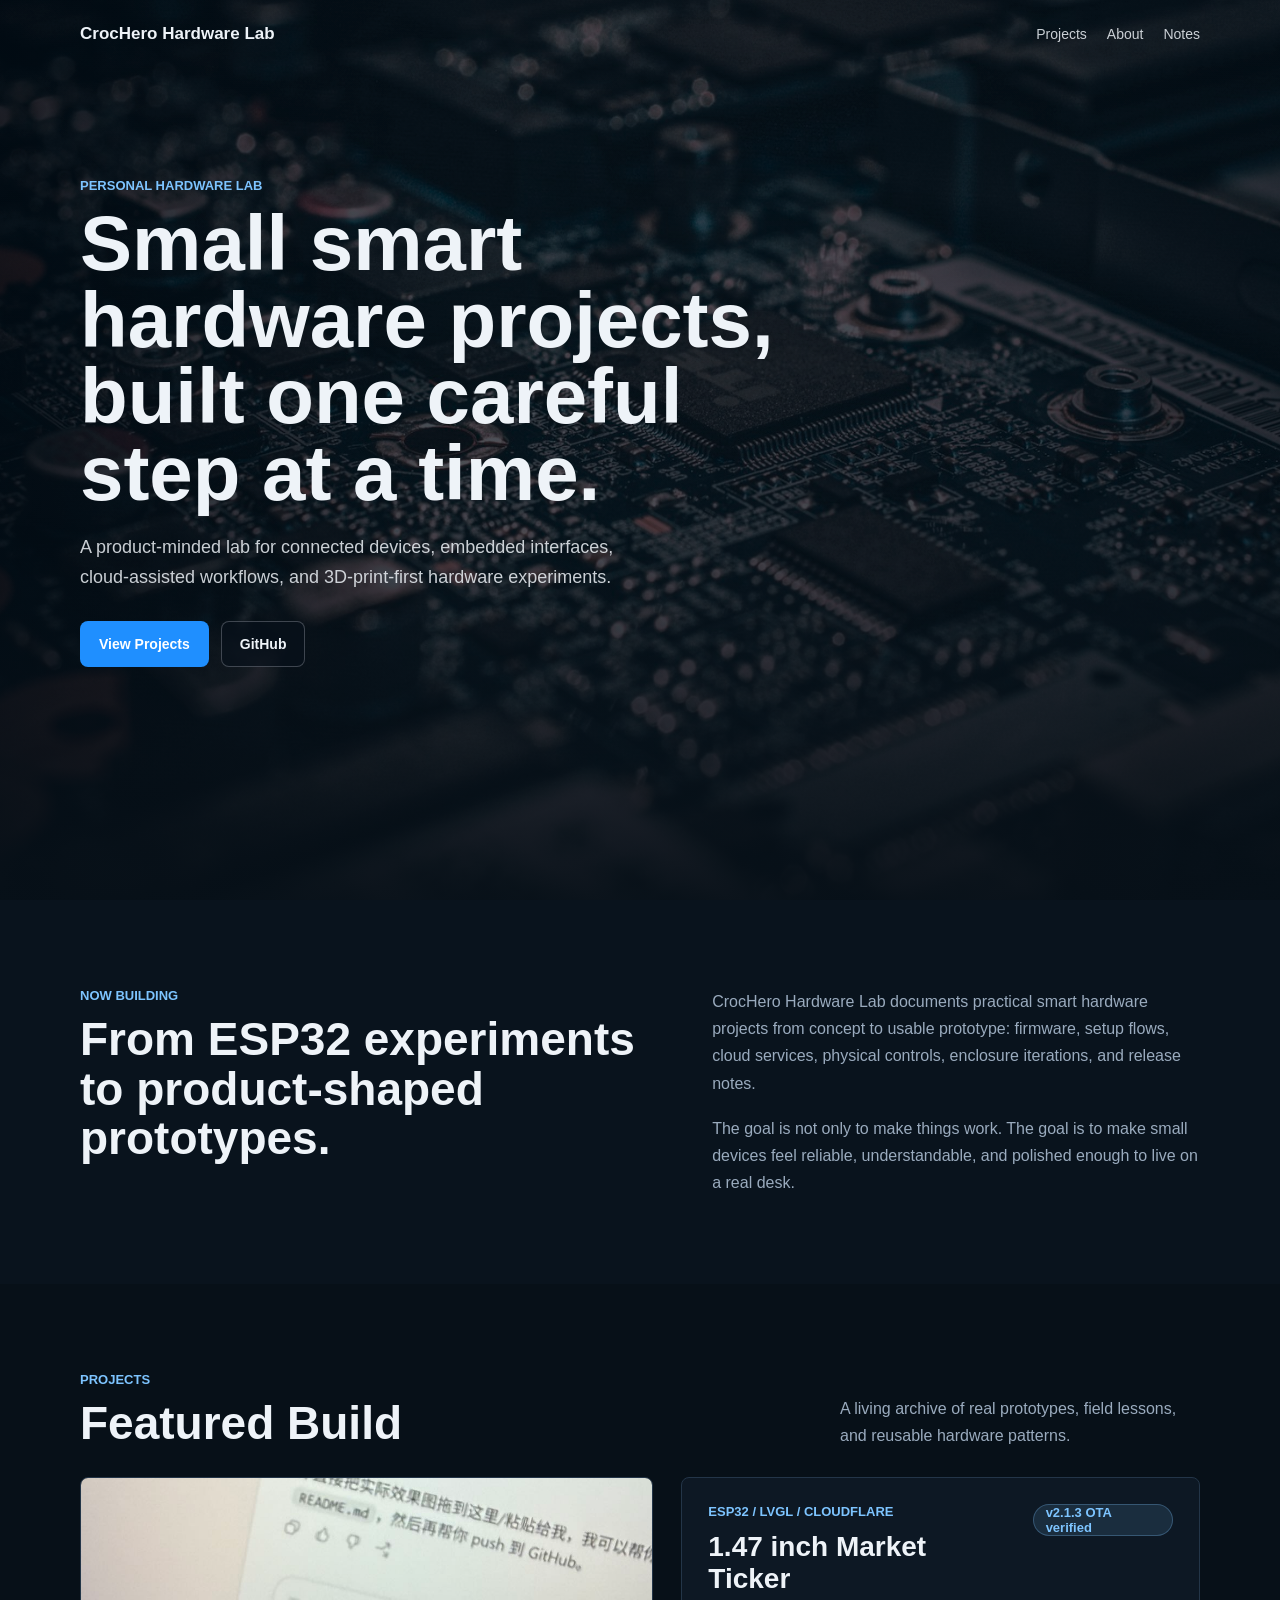
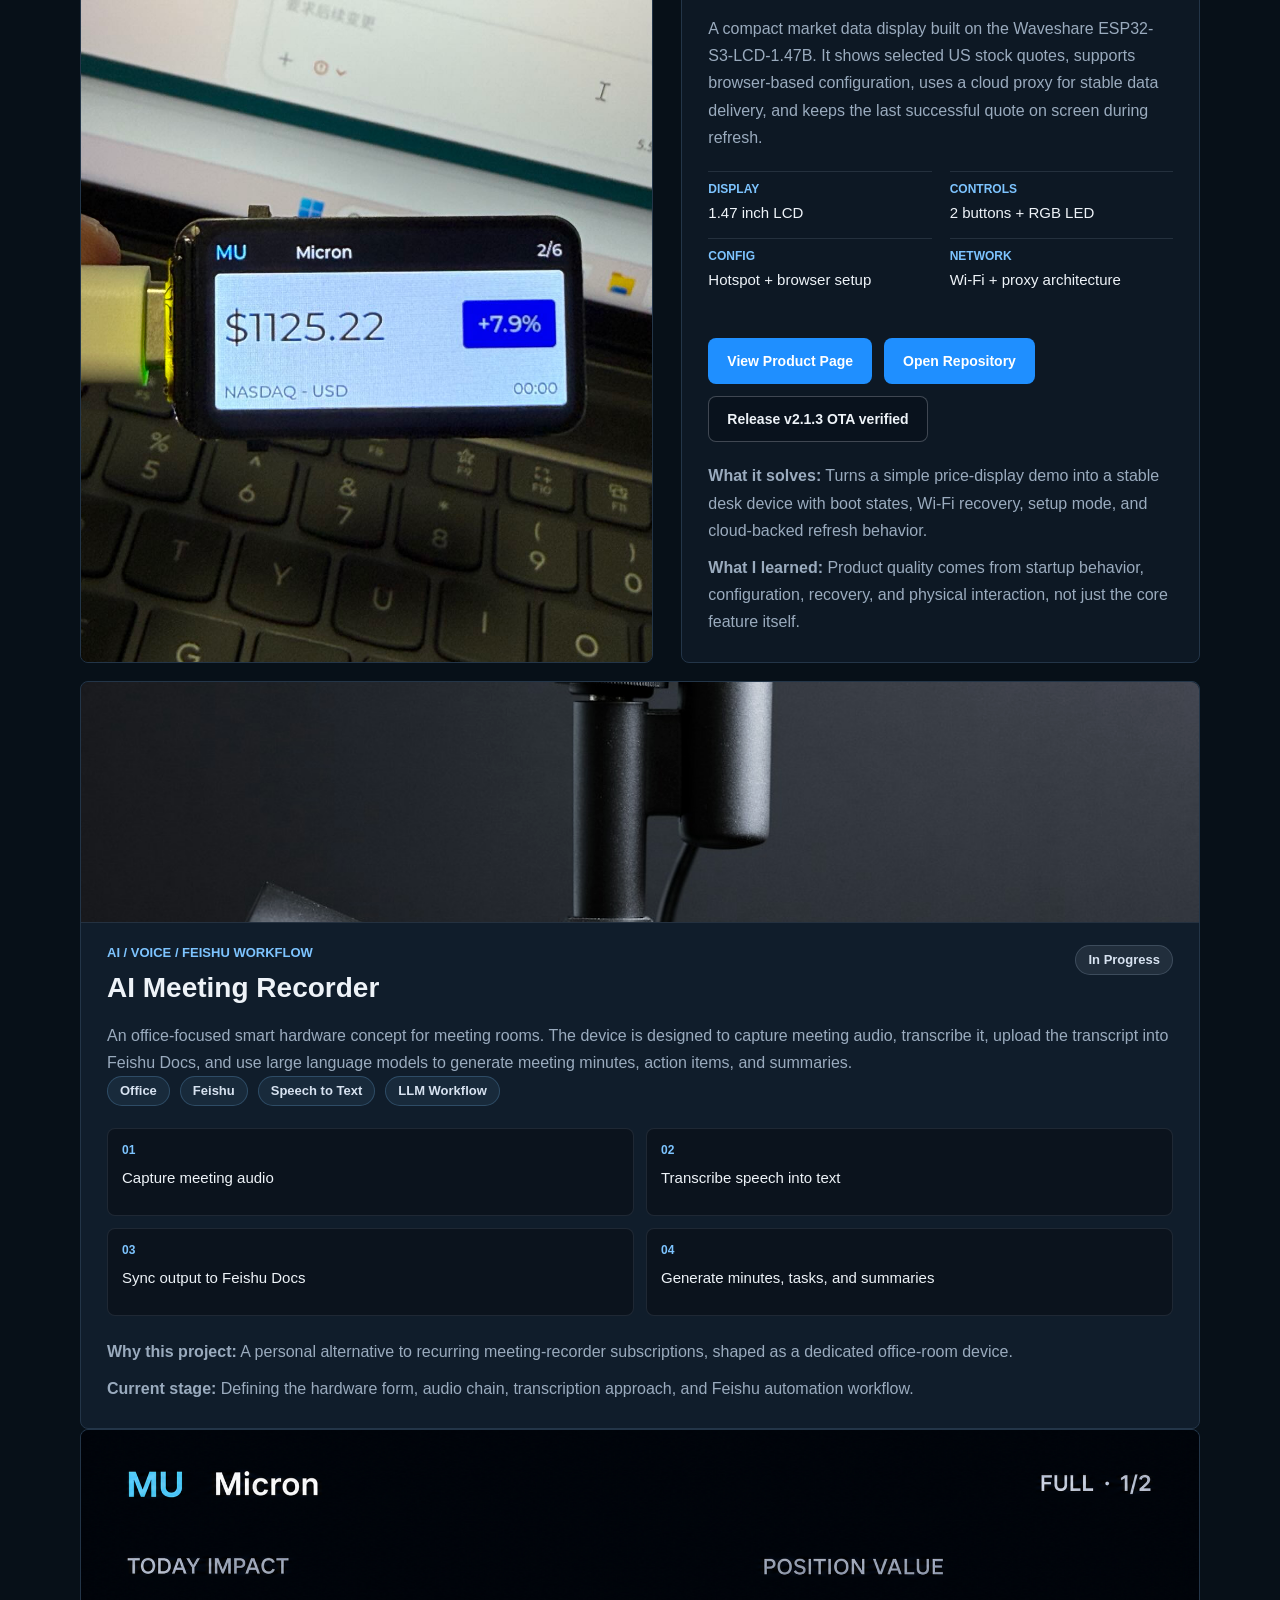
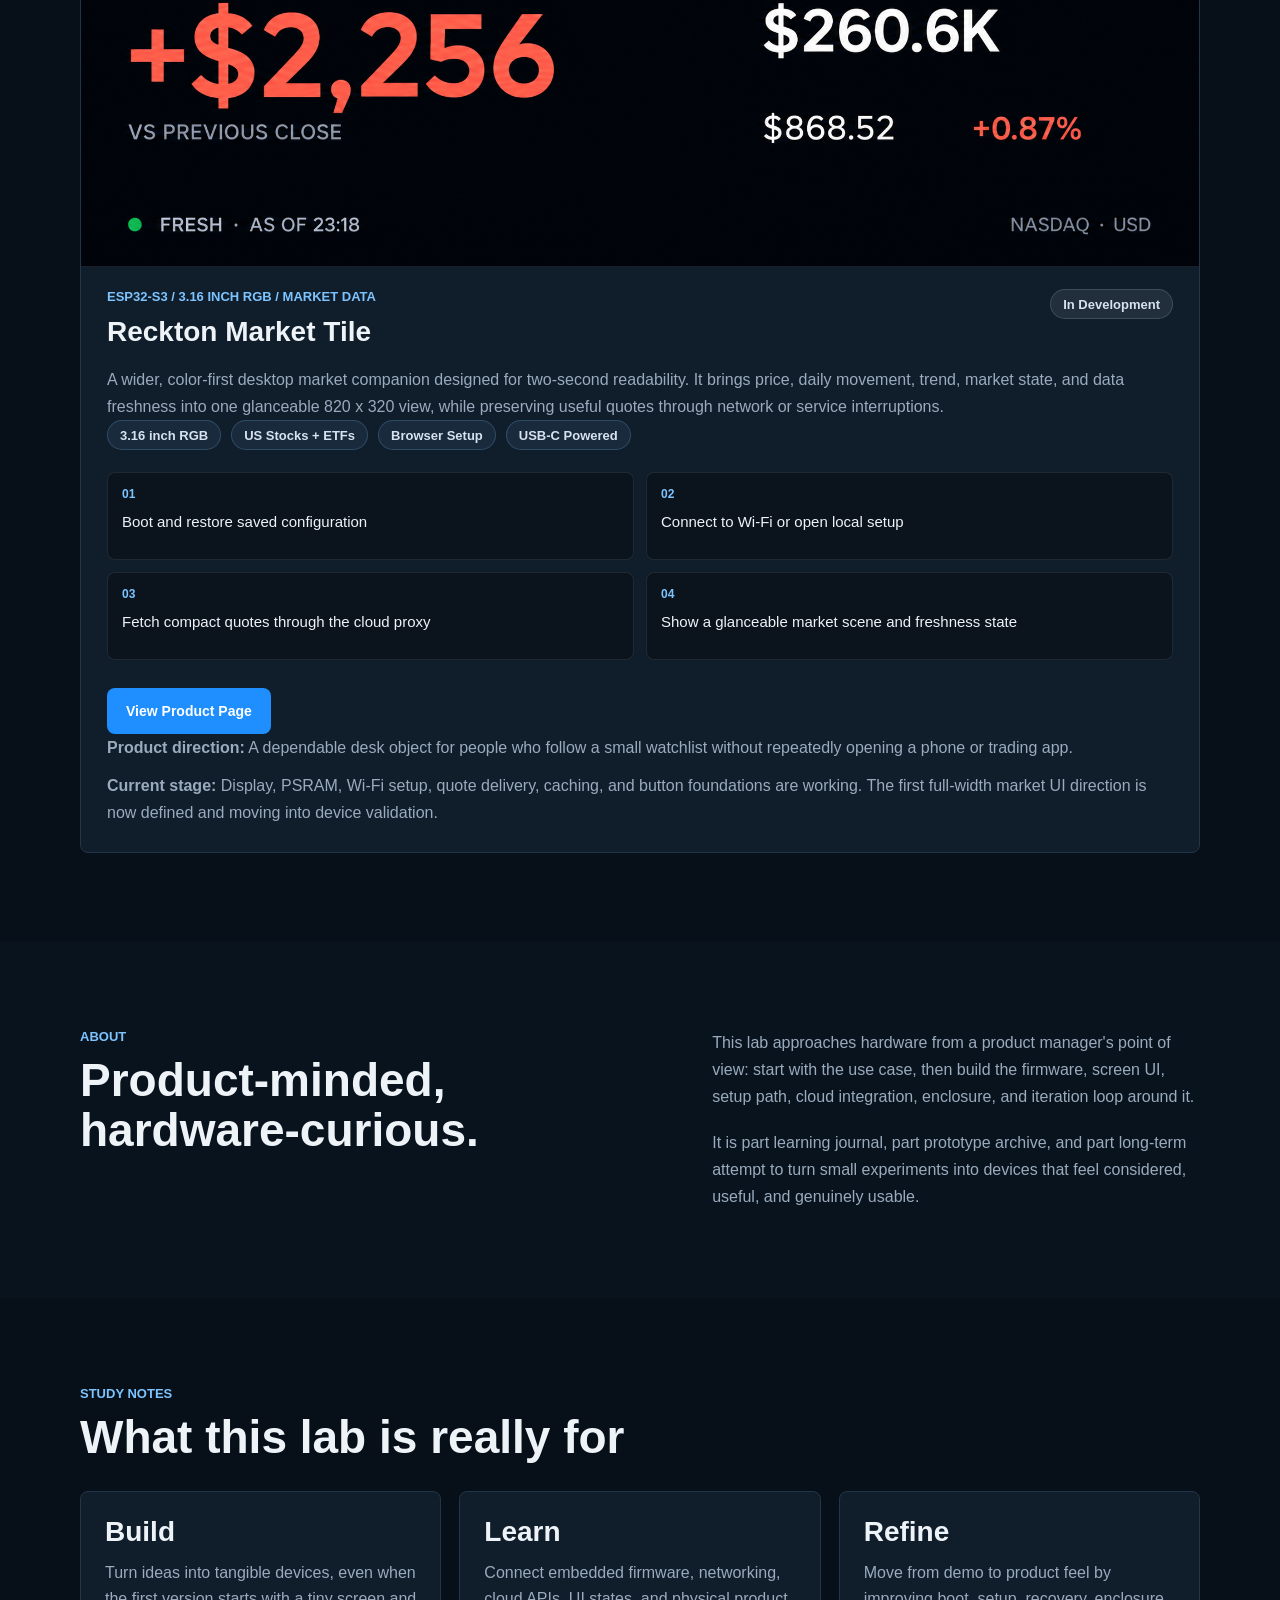
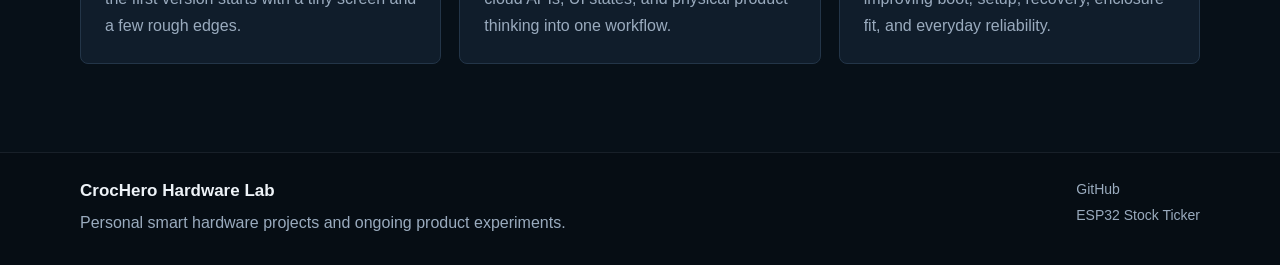
<file: index.html>
<!doctype html>
<html lang="en">
<head>
  <meta charset="utf-8">
  <meta name="viewport" content="width=device-width, initial-scale=1">
  <title>CrocHero Hardware Lab | Personal Smart Hardware Projects</title>
  <meta name="description" content="CrocHero Hardware Lab is a personal smart hardware lab documenting ESP32 devices, AI hardware prototypes, enclosure design, firmware, cloud services, and product experiments.">
  <link rel="stylesheet" href="./styles.css">
</head>
<body>
  <header class="hero">
    <nav class="topbar">
      <div class="brand">CrocHero Hardware Lab</div>
      <div class="navlinks">
        <a href="#projects">Projects</a>
        <a href="#about">About</a>
        <a href="#notes">Notes</a>
      </div>
    </nav>

    <div class="hero-media"></div>
    <div class="hero-overlay"></div>

    <div class="hero-content">
      <p class="eyebrow">Personal Hardware Lab</p>
      <h1>Small smart hardware projects, built one careful step at a time.</h1>
      <p class="hero-copy">
        A product-minded lab for connected devices, embedded interfaces, cloud-assisted workflows,
        and 3D-print-first hardware experiments.
      </p>
      <div class="hero-actions">
        <a class="button primary" href="#projects">View Projects</a>
        <a class="button secondary" href="https://github.com/reckton0852-star" target="_blank" rel="noreferrer">GitHub</a>
      </div>
    </div>
  </header>

  <main>
    <section class="section intro-band">
      <div class="section-inner intro-grid">
        <div>
          <p class="section-label">Now Building</p>
          <h2>From ESP32 experiments to product-shaped prototypes.</h2>
        </div>
        <div class="intro-copy">
          <p>
            CrocHero Hardware Lab documents practical smart hardware projects from concept to usable prototype:
            firmware, setup flows, cloud services, physical controls, enclosure iterations, and release notes.
          </p>
          <p>
            The goal is not only to make things work. The goal is to make small devices feel reliable,
            understandable, and polished enough to live on a real desk.
          </p>
        </div>
      </div>
    </section>

    <section class="section" id="projects">
      <div class="section-inner">
        <div class="section-heading">
          <div>
            <p class="section-label">Projects</p>
            <h2>Featured Build</h2>
          </div>
          <p class="section-side-note">A living archive of real prototypes, field lessons, and reusable hardware patterns.</p>
        </div>

        <article class="project-feature">
          <div class="project-media">
            <img src="./assets/esp32-stock-ticker-demo.jpg" alt="ESP32 stock ticker device showing stock price on a small display">
          </div>
          <div class="project-body">
            <div class="project-header">
              <div>
                <p class="project-kicker">ESP32 / LVGL / Cloudflare</p>
                <h3>1.47 inch Market Ticker</h3>
              </div>
              <span class="status-pill">v2.1.3 OTA verified</span>
            </div>

            <p class="project-summary">
              A compact market data display built on the Waveshare ESP32-S3-LCD-1.47B.
              It shows selected US stock quotes, supports browser-based configuration,
              uses a cloud proxy for stable data delivery, and keeps the last successful quote on screen during refresh.
            </p>

            <div class="project-specs">
              <div>
                <span class="spec-label">Display</span>
                <span class="spec-value">1.47 inch LCD</span>
              </div>
              <div>
                <span class="spec-label">Controls</span>
                <span class="spec-value">2 buttons + RGB LED</span>
              </div>
              <div>
                <span class="spec-label">Config</span>
                <span class="spec-value">Hotspot + browser setup</span>
              </div>
              <div>
                <span class="spec-label">Network</span>
                <span class="spec-value">Wi-Fi + proxy architecture</span>
              </div>
            </div>

            <div class="project-links">
              <a class="button primary" href="./stock-ticker.html">View Product Page</a>
              <a class="button primary" href="https://github.com/reckton0852-star/esp32-stock-ticker" target="_blank" rel="noreferrer">Open Repository</a>
              <a class="button secondary" href="https://github.com/reckton0852-star/esp32-stock-ticker/releases/tag/v2.1.3" target="_blank" rel="noreferrer">Release v2.1.3 OTA verified</a>
            </div>

            <div class="project-notes">
              <p><strong>What it solves:</strong> Turns a simple price-display demo into a stable desk device with boot states, Wi-Fi recovery, setup mode, and cloud-backed refresh behavior.</p>
              <p><strong>What I learned:</strong> Product quality comes from startup behavior, configuration, recovery, and physical interaction, not just the core feature itself.</p>
            </div>
          </div>
        </article>

        <div class="project-stack">
          <article class="project-card in-progress">
            <div class="project-card-media">
              <img src="./assets/site-refresh/ai-recorder-microphone.jpg" alt="Studio microphone in a dark setup representing the AI meeting recorder project">
            </div>

            <div class="project-card-top">
              <div>
                <p class="project-kicker">AI / Voice / Feishu Workflow</p>
                <h3>AI Meeting Recorder</h3>
              </div>
              <span class="status-pill pending">In Progress</span>
            </div>

            <p class="project-summary">
              An office-focused smart hardware concept for meeting rooms. The device is designed to capture meeting audio,
              transcribe it, upload the transcript into Feishu Docs, and use large language models to generate meeting minutes,
              action items, and summaries.
            </p>

            <div class="tag-row">
              <span class="tag">Office</span>
              <span class="tag">Feishu</span>
              <span class="tag">Speech to Text</span>
              <span class="tag">LLM Workflow</span>
            </div>

            <div class="project-flow">
              <div class="flow-step">
                <span class="flow-index">01</span>
                <span class="flow-text">Capture meeting audio</span>
              </div>
              <div class="flow-step">
                <span class="flow-index">02</span>
                <span class="flow-text">Transcribe speech into text</span>
              </div>
              <div class="flow-step">
                <span class="flow-index">03</span>
                <span class="flow-text">Sync output to Feishu Docs</span>
              </div>
              <div class="flow-step">
                <span class="flow-index">04</span>
                <span class="flow-text">Generate minutes, tasks, and summaries</span>
              </div>
            </div>

            <div class="project-notes">
              <p><strong>Why this project:</strong> A personal alternative to recurring meeting-recorder subscriptions, shaped as a dedicated office-room device.</p>
              <p><strong>Current stage:</strong> Defining the hardware form, audio chain, transcription approach, and Feishu automation workflow.</p>
            </div>
          </article>

          <article class="project-card in-progress">
            <div class="project-card-media market-tile-card-media">
              <img src="./assets/market-tile/market-tile-ui-design.png" alt="Reckton Market Tile interface showing Micron position value, daily impact, quote freshness, and market information">
            </div>

            <div class="project-card-top">
              <div>
                <p class="project-kicker">ESP32-S3 / 3.16 inch RGB / Market Data</p>
                <h3>Reckton Market Tile</h3>
              </div>
              <span class="status-pill pending">In Development</span>
            </div>

            <p class="project-summary">
              A wider, color-first desktop market companion designed for two-second readability.
              It brings price, daily movement, trend, market state, and data freshness into one glanceable 820 x 320 view,
              while preserving useful quotes through network or service interruptions.
            </p>

            <div class="tag-row">
              <span class="tag">3.16 inch RGB</span>
              <span class="tag">US Stocks + ETFs</span>
              <span class="tag">Browser Setup</span>
              <span class="tag">USB-C Powered</span>
            </div>

            <div class="project-flow">
              <div class="flow-step">
                <span class="flow-index">01</span>
                <span class="flow-text">Boot and restore saved configuration</span>
              </div>
              <div class="flow-step">
                <span class="flow-index">02</span>
                <span class="flow-text">Connect to Wi-Fi or open local setup</span>
              </div>
              <div class="flow-step">
                <span class="flow-index">03</span>
                <span class="flow-text">Fetch compact quotes through the cloud proxy</span>
              </div>
              <div class="flow-step">
                <span class="flow-index">04</span>
                <span class="flow-text">Show a glanceable market scene and freshness state</span>
              </div>
            </div>

            <div class="project-links">
              <a class="button primary" href="./market-tile.html">View Product Page</a>
            </div>

            <div class="project-notes">
              <p><strong>Product direction:</strong> A dependable desk object for people who follow a small watchlist without repeatedly opening a phone or trading app.</p>
              <p><strong>Current stage:</strong> Display, PSRAM, Wi-Fi setup, quote delivery, caching, and button foundations are working. The first full-width market UI direction is now defined and moving into device validation.</p>
            </div>
          </article>
        </div>
      </div>
    </section>

    <section class="section alt" id="about">
      <div class="section-inner about-grid">
        <div>
          <p class="section-label">About</p>
          <h2>Product-minded, hardware-curious.</h2>
        </div>
        <div class="about-copy">
          <p>
            This lab approaches hardware from a product manager's point of view: start with the use case,
            then build the firmware, screen UI, setup path, cloud integration, enclosure, and iteration loop around it.
          </p>
          <p>
            It is part learning journal, part prototype archive, and part long-term attempt to turn small experiments
            into devices that feel considered, useful, and genuinely usable.
          </p>
        </div>
      </div>
    </section>

    <section class="section" id="notes">
      <div class="section-inner">
        <div class="section-heading">
          <div>
            <p class="section-label">Study Notes</p>
            <h2>What this lab is really for</h2>
          </div>
        </div>

        <div class="notes-grid">
          <div class="note-panel">
            <h3>Build</h3>
            <p>Turn ideas into tangible devices, even when the first version starts with a tiny screen and a few rough edges.</p>
          </div>
          <div class="note-panel">
            <h3>Learn</h3>
            <p>Connect embedded firmware, networking, cloud APIs, UI states, and physical product thinking into one workflow.</p>
          </div>
          <div class="note-panel">
            <h3>Refine</h3>
            <p>Move from demo to product feel by improving boot, setup, recovery, enclosure fit, and everyday reliability.</p>
          </div>
        </div>
      </div>
    </section>
  </main>

  <footer class="footer">
    <div class="section-inner footer-inner">
      <div>
        <div class="brand footer-brand">CrocHero Hardware Lab</div>
        <p class="footer-copy">Personal smart hardware projects and ongoing product experiments.</p>
      </div>
      <div class="footer-links">
        <a href="https://github.com/reckton0852-star" target="_blank" rel="noreferrer">GitHub</a>
        <a href="https://github.com/reckton0852-star/esp32-stock-ticker" target="_blank" rel="noreferrer">ESP32 Stock Ticker</a>
      </div>
    </div>
  </footer>
</body>
</html>
</file>
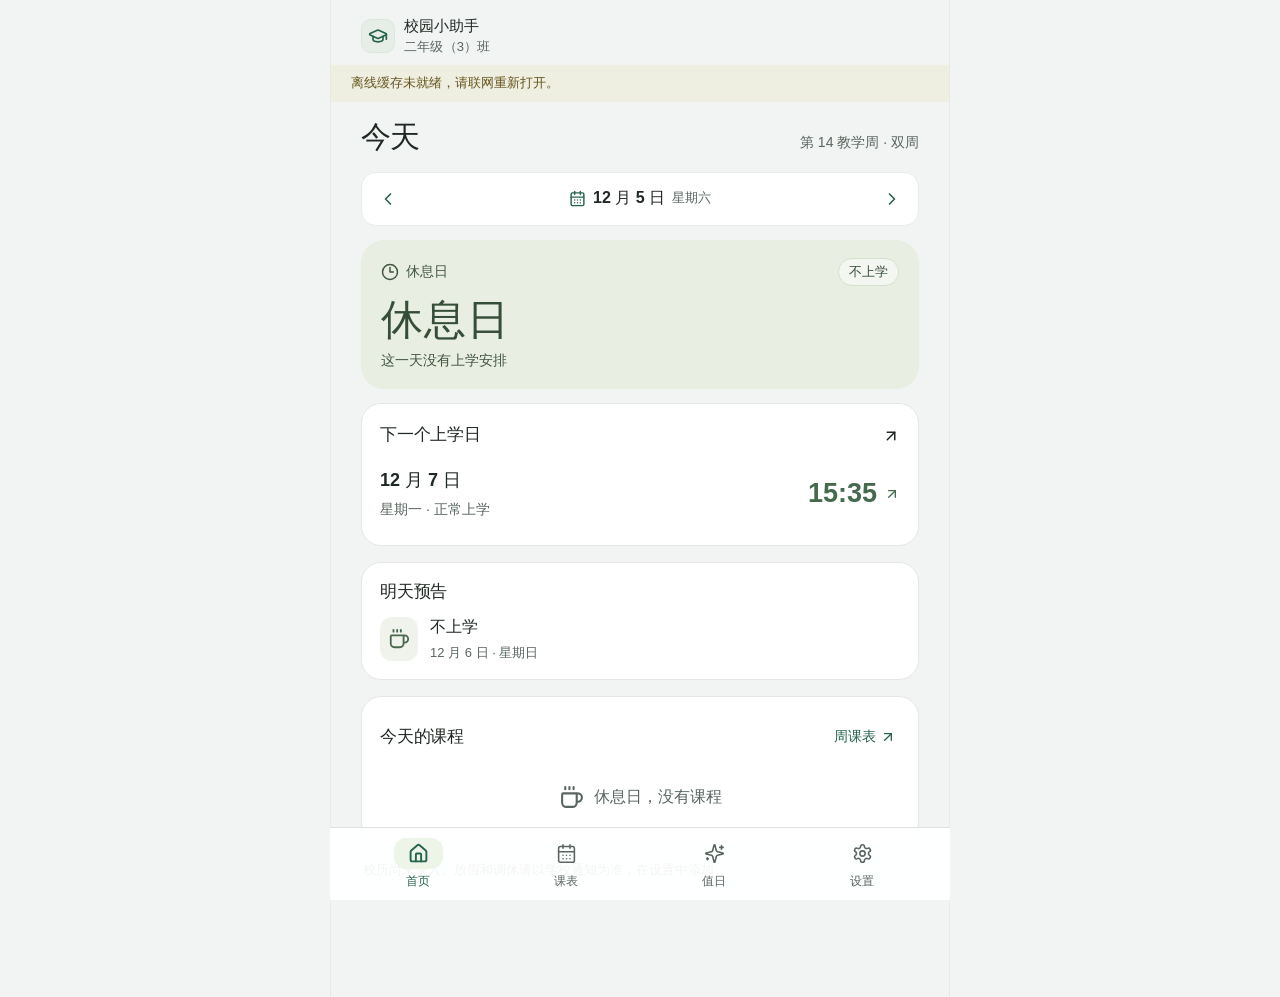
<file: family/campus/index.html>
<!doctype html>
<html lang="zh-CN"><head><meta charset="UTF-8"/><meta name="viewport" content="width=device-width, initial-scale=1.0, viewport-fit=cover"/><meta name="theme-color" content="#27634d"/><meta name="apple-mobile-web-app-capable" content="yes"/><meta name="apple-mobile-web-app-status-bar-style" content="default"/><meta name="apple-mobile-web-app-title" content="校园小助手"/><meta name="robots" content="noindex, nofollow"/><meta name="description" content="课程、值日与接送安排，一眼就知道。数据仅保存在本机。"/><link rel="apple-touch-icon" href="/family/campus/apple-touch-icon.png"/><link rel="icon" href="/family/campus/icon.svg"/><title>校园小助手</title>  <script type="module" crossorigin src="/family/campus/assets/index-ahHnnJEL.js"></script>
  <link rel="stylesheet" crossorigin href="/family/campus/assets/index-zZiTwAc0.css">
<link rel="manifest" href="/family/campus/manifest.webmanifest"></head><body><div id="root"></div></body></html>
</file>
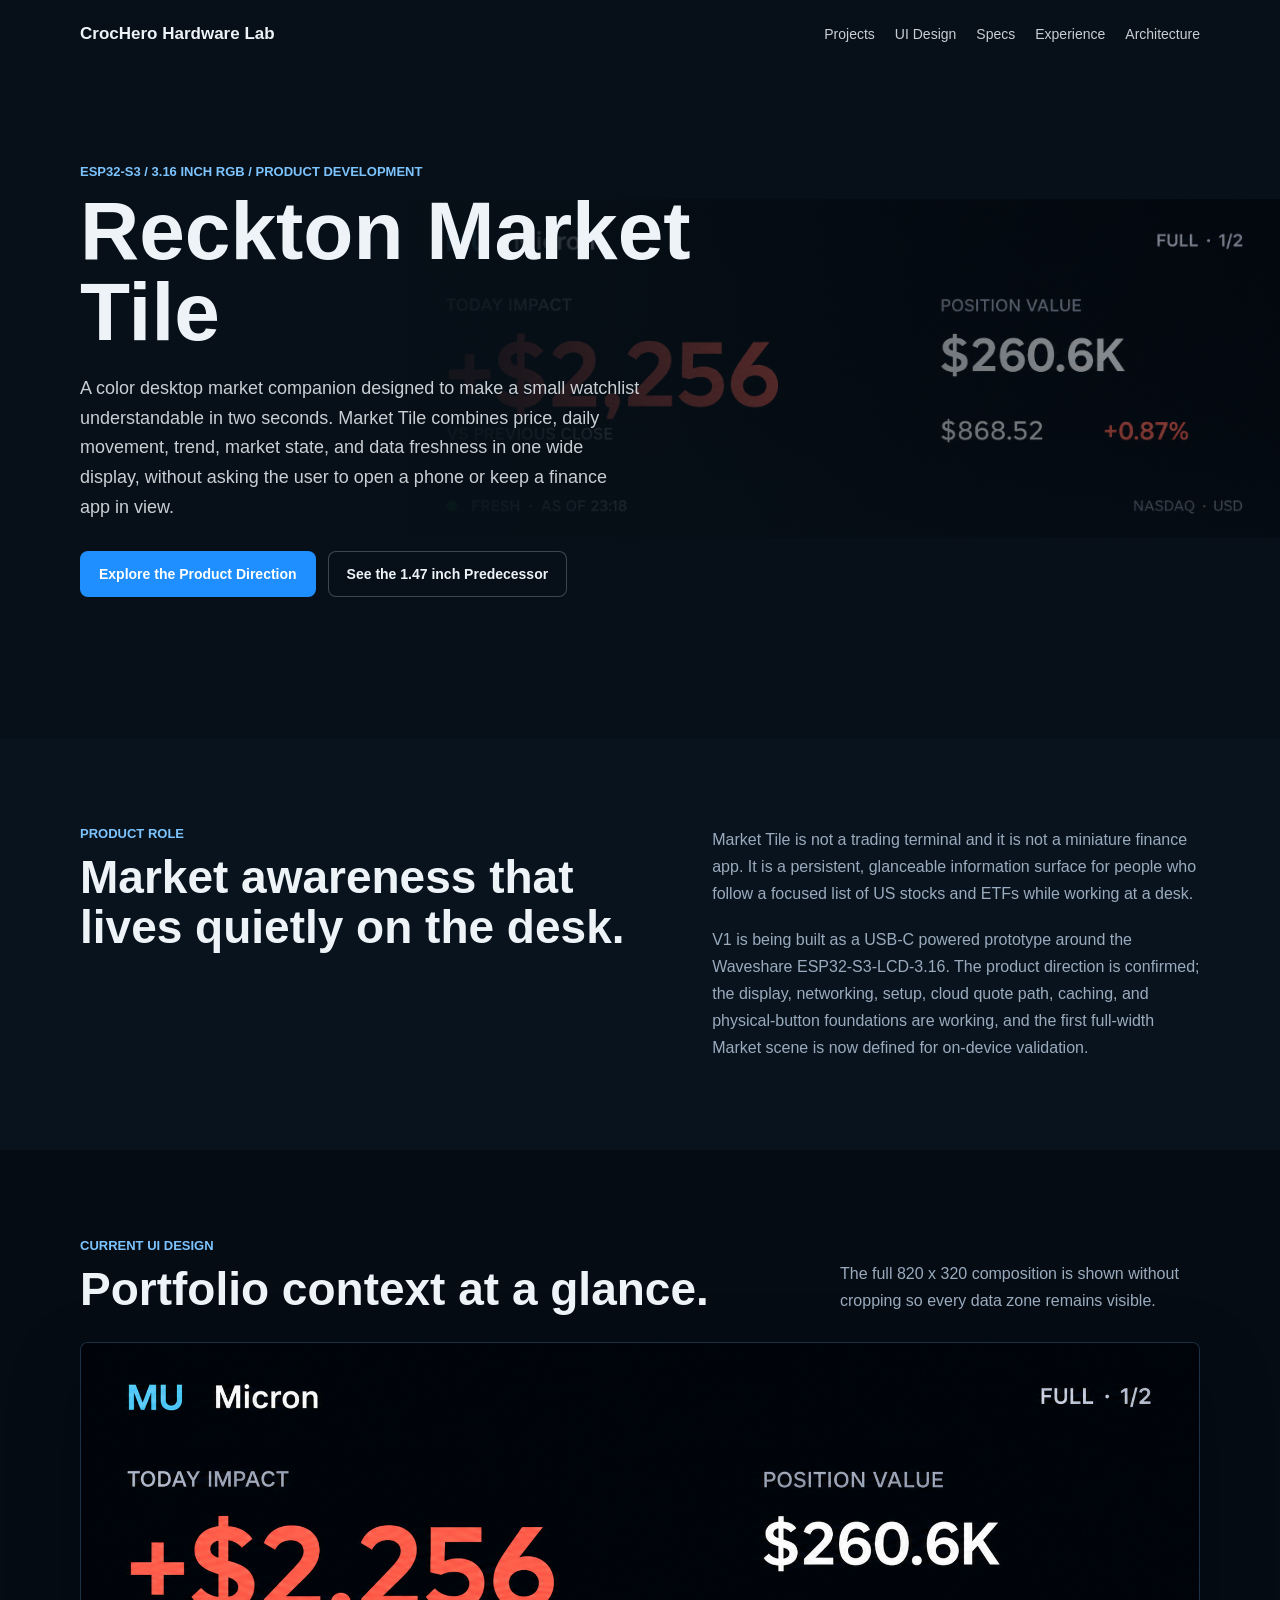
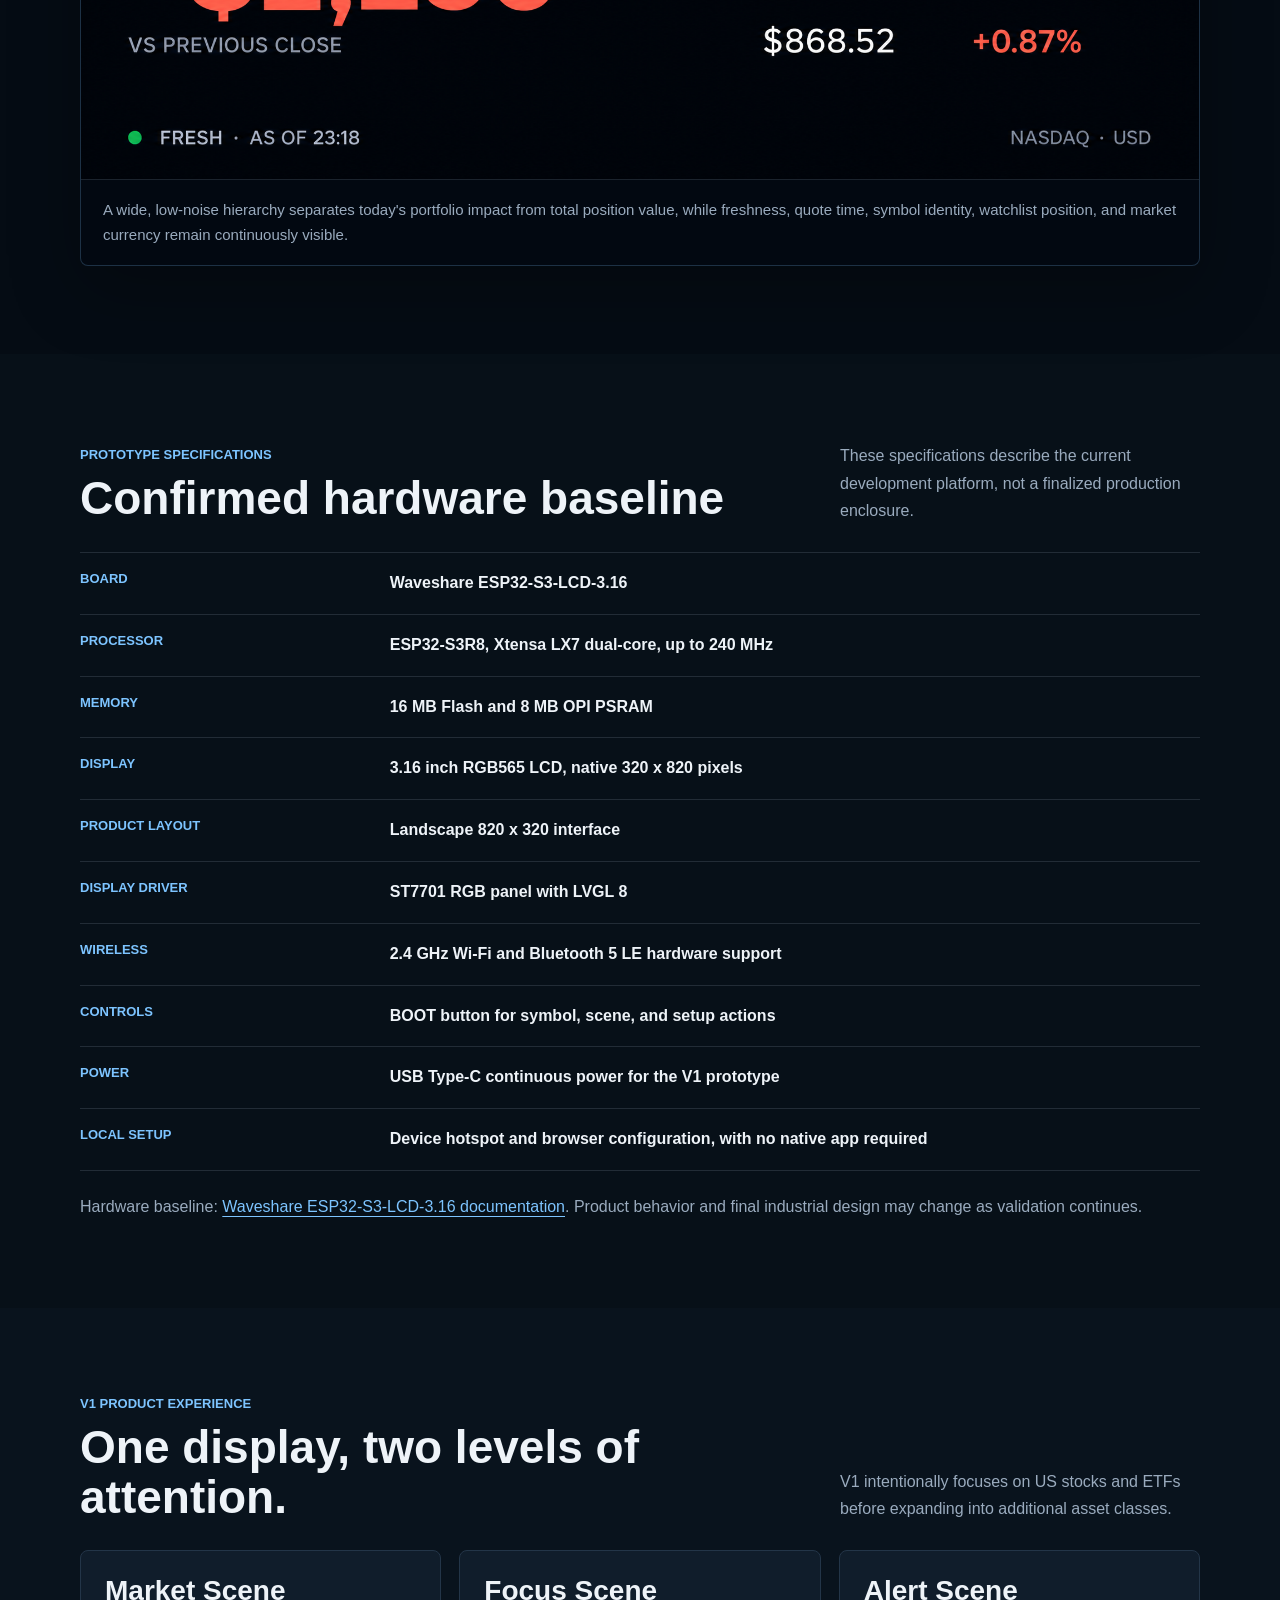
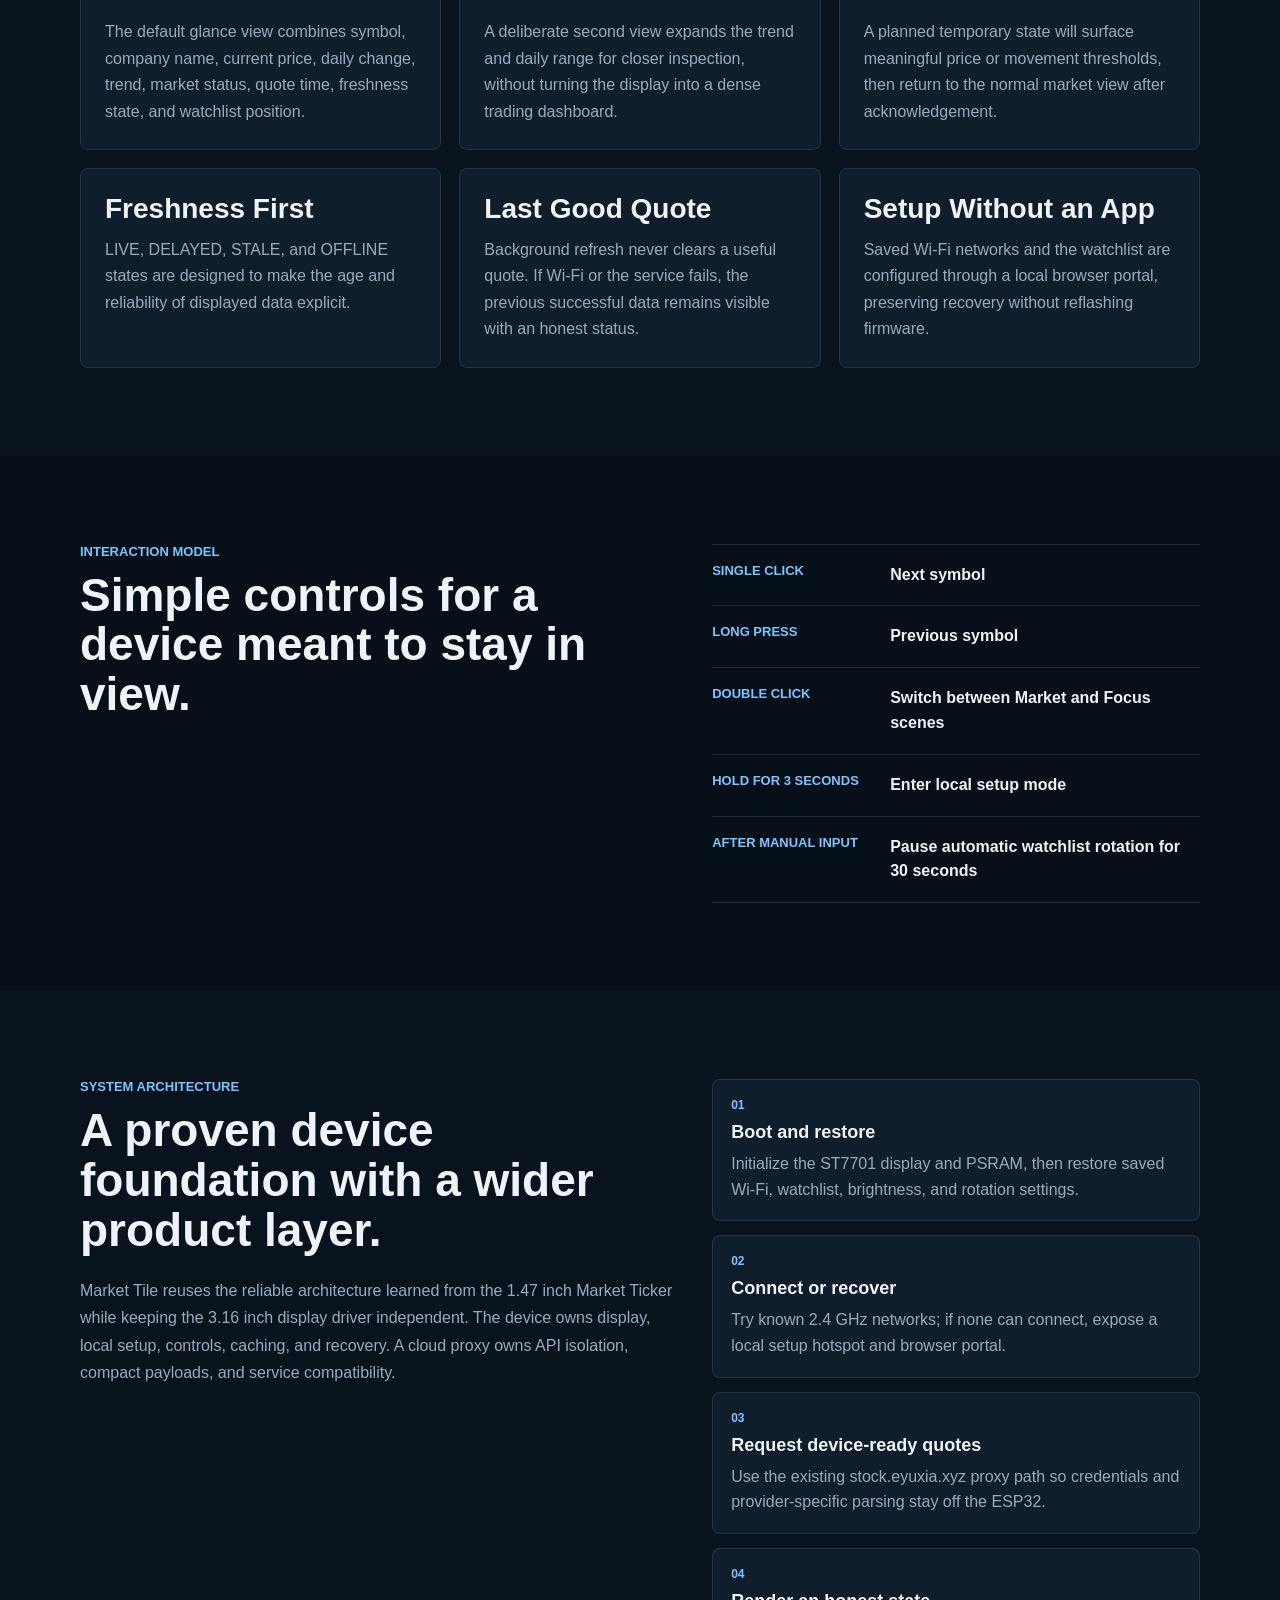
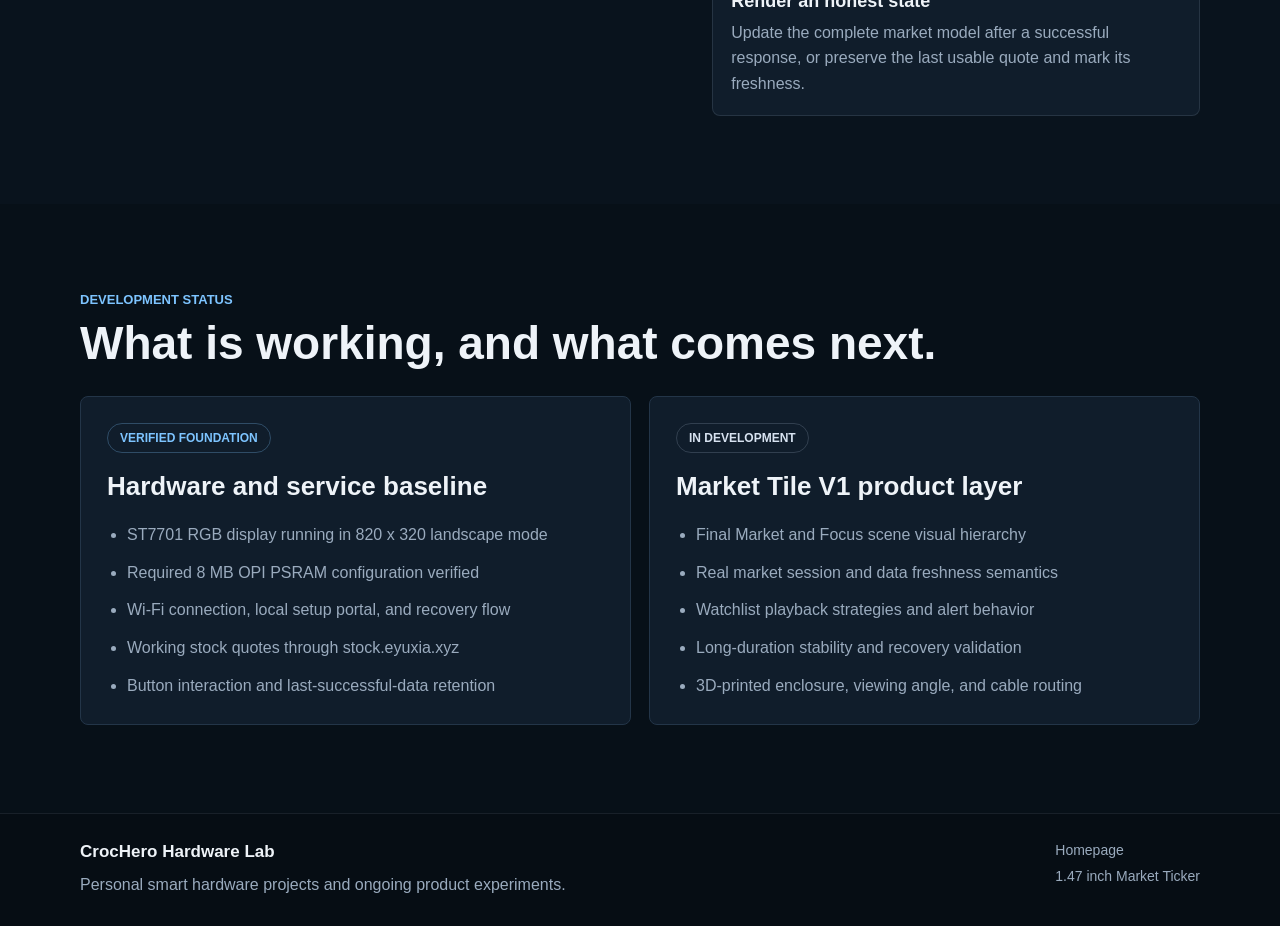
<file: market-tile.html>
<!doctype html>
<html lang="en">
<head>
  <meta charset="utf-8">
  <meta name="viewport" content="width=device-width, initial-scale=1">
  <title>Reckton Market Tile | CrocHero Hardware Lab</title>
  <meta name="description" content="Reckton Market Tile is a 3.16 inch ESP32-S3 desktop market companion for glanceable US stock and ETF prices, trends, market status, and data freshness.">
  <link rel="stylesheet" href="./styles.css">
</head>
<body>
  <header class="detail-hero market-tile-hero">
    <nav class="topbar">
      <a class="brand" href="./index.html">CrocHero Hardware Lab</a>
      <div class="navlinks">
        <a href="./index.html#projects">Projects</a>
        <a href="#ui-design">UI Design</a>
        <a href="#specs">Specs</a>
        <a href="#experience">Experience</a>
        <a href="#architecture">Architecture</a>
      </div>
    </nav>

    <div class="detail-hero-media market-tile-hero-media"></div>
    <div class="detail-hero-overlay"></div>

    <div class="detail-hero-content">
      <p class="eyebrow">ESP32-S3 / 3.16 inch RGB / Product Development</p>
      <h1>Reckton Market Tile</h1>
      <p class="hero-copy">
        A color desktop market companion designed to make a small watchlist understandable in two seconds.
        Market Tile combines price, daily movement, trend, market state, and data freshness in one wide display,
        without asking the user to open a phone or keep a finance app in view.
      </p>
      <div class="hero-actions">
        <a class="button primary" href="#experience">Explore the Product Direction</a>
        <a class="button secondary" href="./stock-ticker.html">See the 1.47 inch Predecessor</a>
      </div>
    </div>
  </header>

  <main>
    <section class="section intro-band">
      <div class="section-inner product-summary-grid">
        <div>
          <p class="section-label">Product Role</p>
          <h2>Market awareness that lives quietly on the desk.</h2>
        </div>
        <div class="intro-copy">
          <p>
            Market Tile is not a trading terminal and it is not a miniature finance app. It is a persistent,
            glanceable information surface for people who follow a focused list of US stocks and ETFs while working at a desk.
          </p>
          <p>
            V1 is being built as a USB-C powered prototype around the Waveshare ESP32-S3-LCD-3.16.
            The product direction is confirmed; the display, networking, setup, cloud quote path, caching, and physical-button
            foundations are working, and the first full-width Market scene is now defined for on-device validation.
          </p>
        </div>
      </div>
    </section>

    <section class="section market-ui-section" id="ui-design">
      <div class="section-inner">
        <div class="section-heading">
          <div>
            <p class="section-label">Current UI Design</p>
            <h2>Portfolio context at a glance.</h2>
          </div>
          <p class="section-side-note">The full 820 x 320 composition is shown without cropping so every data zone remains visible.</p>
        </div>

        <figure class="market-ui-figure">
          <img src="./assets/market-tile/market-tile-ui-design.png" alt="Reckton Market Tile UI concept for Micron with daily impact, position value, performance, freshness, and market context">
          <figcaption>
            A wide, low-noise hierarchy separates today's portfolio impact from total position value, while freshness,
            quote time, symbol identity, watchlist position, and market currency remain continuously visible.
          </figcaption>
        </figure>
      </div>
    </section>

    <section class="section" id="specs">
      <div class="section-inner">
        <div class="section-heading">
          <div>
            <p class="section-label">Prototype Specifications</p>
            <h2>Confirmed hardware baseline</h2>
          </div>
          <p class="section-side-note">These specifications describe the current development platform, not a finalized production enclosure.</p>
        </div>

        <div class="spec-table">
          <div class="spec-row">
            <span>Board</span>
            <strong>Waveshare ESP32-S3-LCD-3.16</strong>
          </div>
          <div class="spec-row">
            <span>Processor</span>
            <strong>ESP32-S3R8, Xtensa LX7 dual-core, up to 240 MHz</strong>
          </div>
          <div class="spec-row">
            <span>Memory</span>
            <strong>16 MB Flash and 8 MB OPI PSRAM</strong>
          </div>
          <div class="spec-row">
            <span>Display</span>
            <strong>3.16 inch RGB565 LCD, native 320 x 820 pixels</strong>
          </div>
          <div class="spec-row">
            <span>Product Layout</span>
            <strong>Landscape 820 x 320 interface</strong>
          </div>
          <div class="spec-row">
            <span>Display Driver</span>
            <strong>ST7701 RGB panel with LVGL 8</strong>
          </div>
          <div class="spec-row">
            <span>Wireless</span>
            <strong>2.4 GHz Wi-Fi and Bluetooth 5 LE hardware support</strong>
          </div>
          <div class="spec-row">
            <span>Controls</span>
            <strong>BOOT button for symbol, scene, and setup actions</strong>
          </div>
          <div class="spec-row">
            <span>Power</span>
            <strong>USB Type-C continuous power for the V1 prototype</strong>
          </div>
          <div class="spec-row">
            <span>Local Setup</span>
            <strong>Device hotspot and browser configuration, with no native app required</strong>
          </div>
        </div>

        <p class="source-note">
          Hardware baseline:
          <a href="https://www.waveshare.net/wiki/ESP32-S3-LCD-3.16" target="_blank" rel="noreferrer">Waveshare ESP32-S3-LCD-3.16 documentation</a>.
          Product behavior and final industrial design may change as validation continues.
        </p>
      </div>
    </section>

    <section class="section alt" id="experience">
      <div class="section-inner">
        <div class="section-heading">
          <div>
            <p class="section-label">V1 Product Experience</p>
            <h2>One display, two levels of attention.</h2>
          </div>
          <p class="section-side-note">V1 intentionally focuses on US stocks and ETFs before expanding into additional asset classes.</p>
        </div>

        <div class="notes-grid">
          <div class="note-panel">
            <h3>Market Scene</h3>
            <p>The default glance view combines symbol, company name, current price, daily change, trend, market status, quote time, freshness state, and watchlist position.</p>
          </div>
          <div class="note-panel">
            <h3>Focus Scene</h3>
            <p>A deliberate second view expands the trend and daily range for closer inspection, without turning the display into a dense trading dashboard.</p>
          </div>
          <div class="note-panel">
            <h3>Alert Scene</h3>
            <p>A planned temporary state will surface meaningful price or movement thresholds, then return to the normal market view after acknowledgement.</p>
          </div>
          <div class="note-panel">
            <h3>Freshness First</h3>
            <p>LIVE, DELAYED, STALE, and OFFLINE states are designed to make the age and reliability of displayed data explicit.</p>
          </div>
          <div class="note-panel">
            <h3>Last Good Quote</h3>
            <p>Background refresh never clears a useful quote. If Wi-Fi or the service fails, the previous successful data remains visible with an honest status.</p>
          </div>
          <div class="note-panel">
            <h3>Setup Without an App</h3>
            <p>Saved Wi-Fi networks and the watchlist are configured through a local browser portal, preserving recovery without reflashing firmware.</p>
          </div>
        </div>
      </div>
    </section>

    <section class="section">
      <div class="section-inner product-summary-grid">
        <div>
          <p class="section-label">Interaction Model</p>
          <h2>Simple controls for a device meant to stay in view.</h2>
        </div>
        <div class="spec-table compact-spec-table">
          <div class="spec-row">
            <span>Single Click</span>
            <strong>Next symbol</strong>
          </div>
          <div class="spec-row">
            <span>Long Press</span>
            <strong>Previous symbol</strong>
          </div>
          <div class="spec-row">
            <span>Double Click</span>
            <strong>Switch between Market and Focus scenes</strong>
          </div>
          <div class="spec-row">
            <span>Hold for 3 Seconds</span>
            <strong>Enter local setup mode</strong>
          </div>
          <div class="spec-row">
            <span>After Manual Input</span>
            <strong>Pause automatic watchlist rotation for 30 seconds</strong>
          </div>
        </div>
      </div>
    </section>

    <section class="section alt" id="architecture">
      <div class="section-inner architecture-grid">
        <div>
          <p class="section-label">System Architecture</p>
          <h2>A proven device foundation with a wider product layer.</h2>
          <p class="detail-copy">
            Market Tile reuses the reliable architecture learned from the 1.47 inch Market Ticker while keeping the 3.16 inch
            display driver independent. The device owns display, local setup, controls, caching, and recovery. A cloud proxy owns
            API isolation, compact payloads, and service compatibility.
          </p>
        </div>

        <div class="architecture-panel">
          <div class="arch-step">
            <span>01</span>
            <strong>Boot and restore</strong>
            <p>Initialize the ST7701 display and PSRAM, then restore saved Wi-Fi, watchlist, brightness, and rotation settings.</p>
          </div>
          <div class="arch-step">
            <span>02</span>
            <strong>Connect or recover</strong>
            <p>Try known 2.4 GHz networks; if none can connect, expose a local setup hotspot and browser portal.</p>
          </div>
          <div class="arch-step">
            <span>03</span>
            <strong>Request device-ready quotes</strong>
            <p>Use the existing stock.eyuxia.xyz proxy path so credentials and provider-specific parsing stay off the ESP32.</p>
          </div>
          <div class="arch-step">
            <span>04</span>
            <strong>Render an honest state</strong>
            <p>Update the complete market model after a successful response, or preserve the last usable quote and mark its freshness.</p>
          </div>
        </div>
      </div>
    </section>

    <section class="section">
      <div class="section-inner">
        <div class="section-heading">
          <div>
            <p class="section-label">Development Status</p>
            <h2>What is working, and what comes next.</h2>
          </div>
        </div>

        <div class="development-grid">
          <div class="development-panel">
            <span class="development-state ready">Verified Foundation</span>
            <h3>Hardware and service baseline</h3>
            <ul class="feature-list">
              <li>ST7701 RGB display running in 820 x 320 landscape mode</li>
              <li>Required 8 MB OPI PSRAM configuration verified</li>
              <li>Wi-Fi connection, local setup portal, and recovery flow</li>
              <li>Working stock quotes through stock.eyuxia.xyz</li>
              <li>Button interaction and last-successful-data retention</li>
            </ul>
          </div>
          <div class="development-panel">
            <span class="development-state building">In Development</span>
            <h3>Market Tile V1 product layer</h3>
            <ul class="feature-list">
              <li>Final Market and Focus scene visual hierarchy</li>
              <li>Real market session and data freshness semantics</li>
              <li>Watchlist playback strategies and alert behavior</li>
              <li>Long-duration stability and recovery validation</li>
              <li>3D-printed enclosure, viewing angle, and cable routing</li>
            </ul>
          </div>
        </div>
      </div>
    </section>
  </main>

  <footer class="footer">
    <div class="section-inner footer-inner">
      <div>
        <div class="brand footer-brand">CrocHero Hardware Lab</div>
        <p class="footer-copy">Personal smart hardware projects and ongoing product experiments.</p>
      </div>
      <div class="footer-links">
        <a href="./index.html">Homepage</a>
        <a href="./stock-ticker.html">1.47 inch Market Ticker</a>
      </div>
    </div>
  </footer>
</body>
</html>
</file>
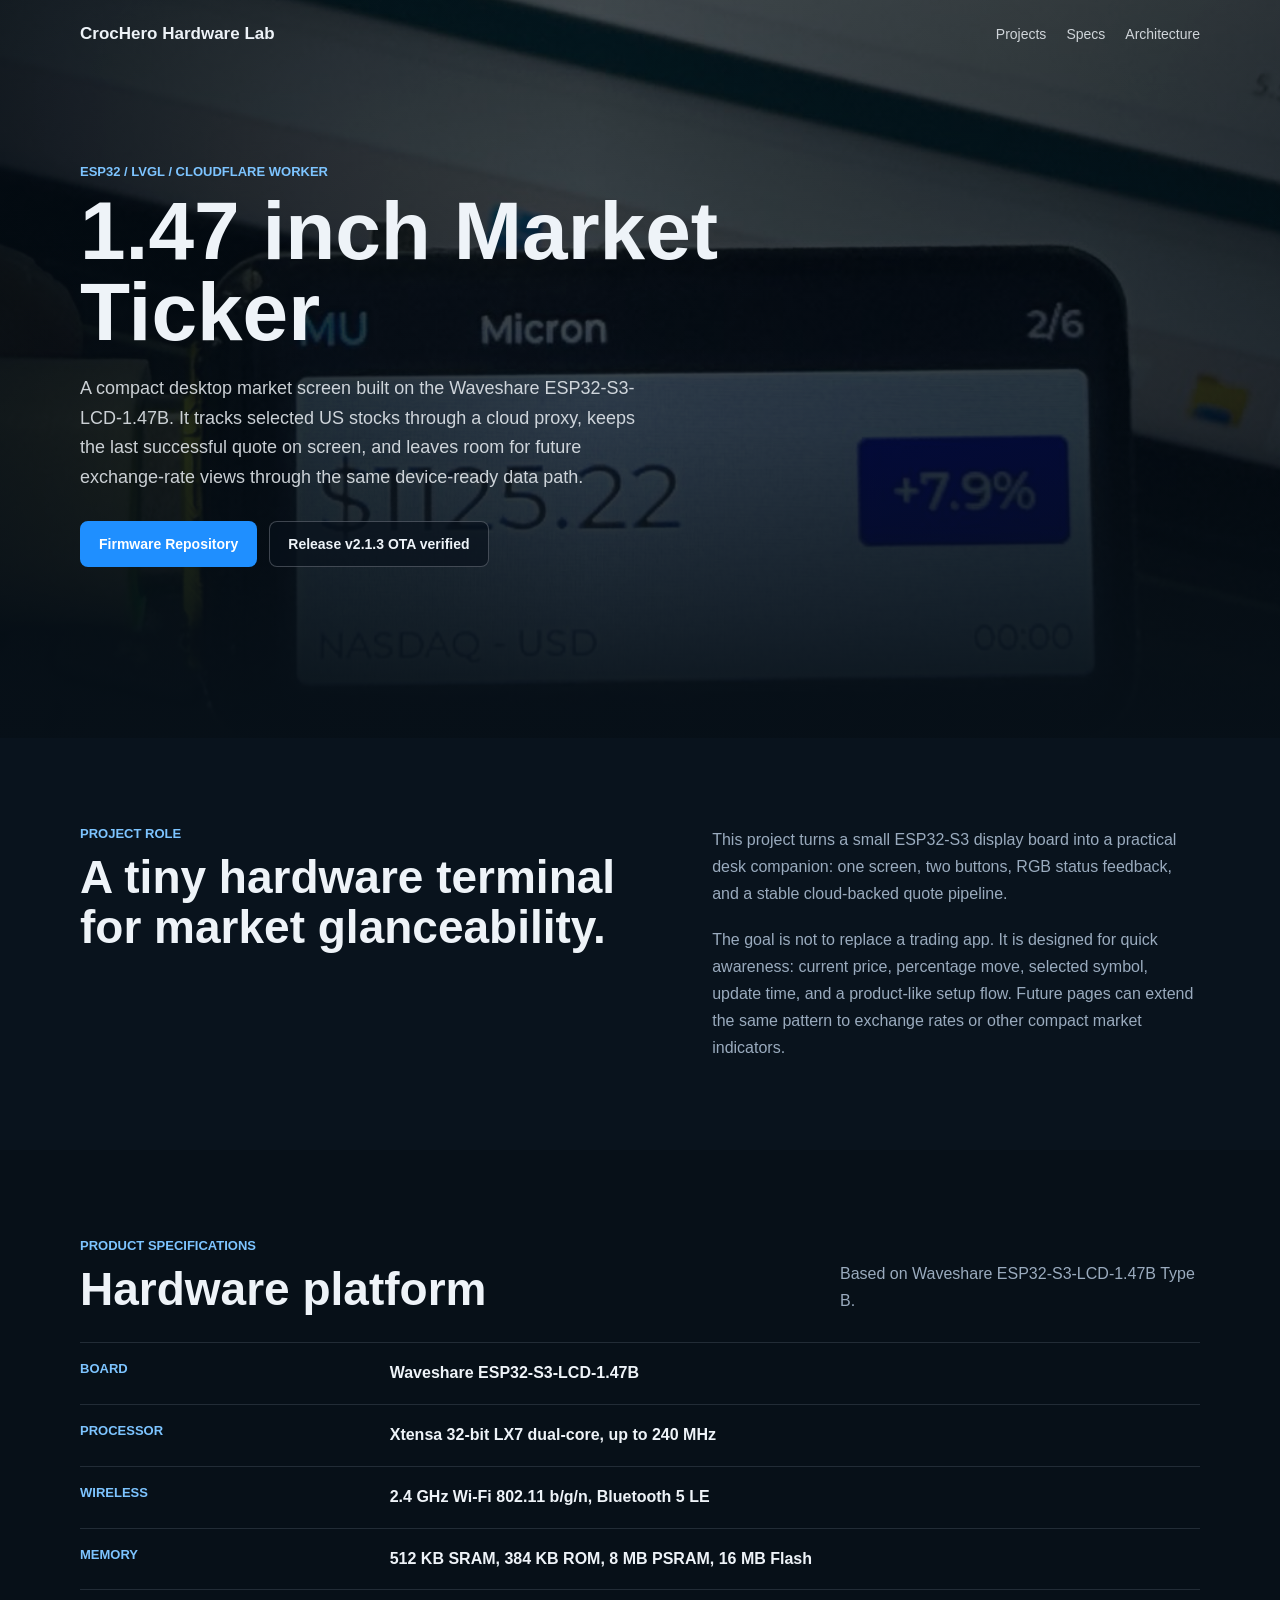
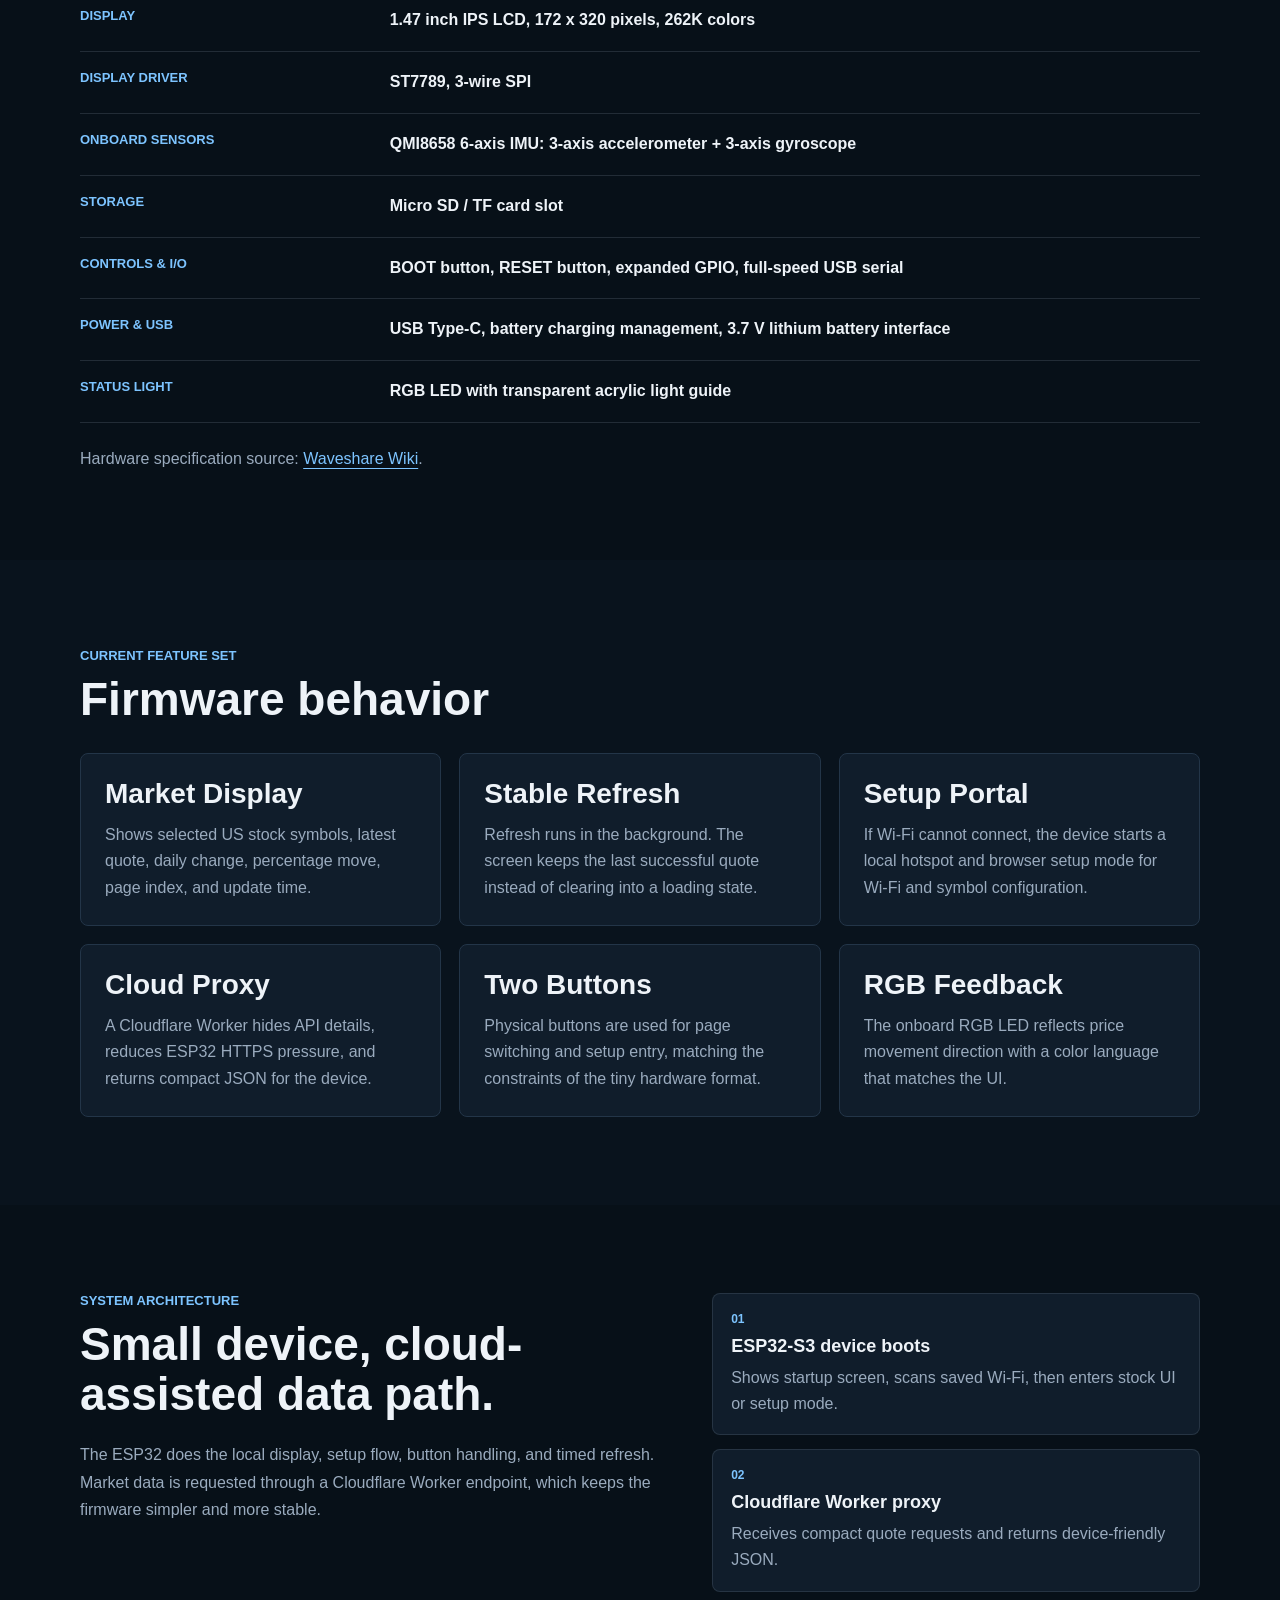
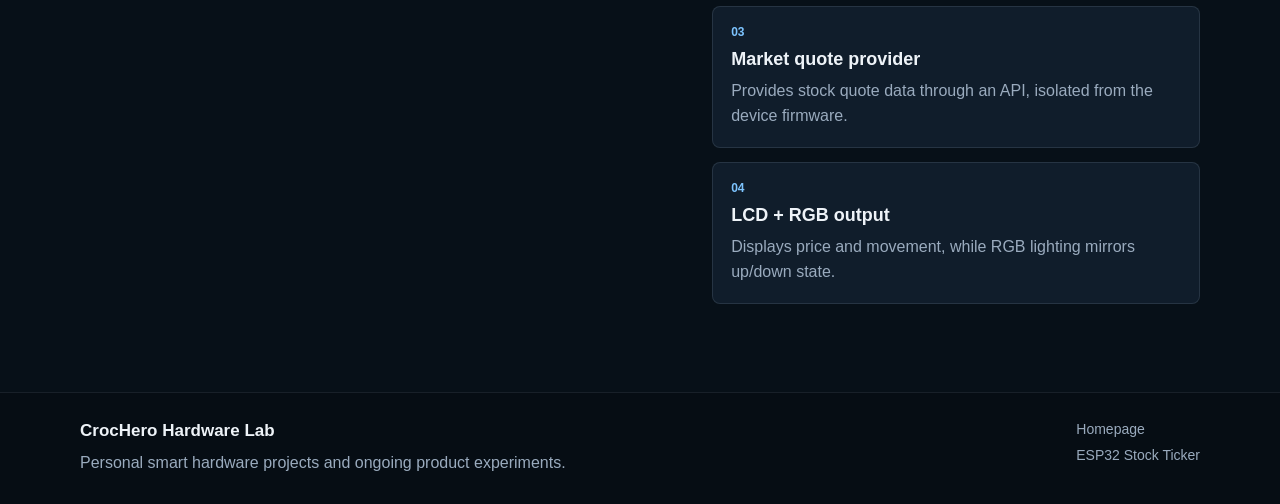
<file: stock-ticker.html>
<!doctype html>
<html lang="en">
<head>
  <meta charset="utf-8">
  <meta name="viewport" content="width=device-width, initial-scale=1">
  <title>1.47 inch Market Ticker | CrocHero Hardware Lab</title>
  <meta name="description" content="A 1.47 inch ESP32-S3 smart hardware project for US stock and market data tracking, built with LVGL, Wi-Fi setup, and a Cloudflare Worker proxy.">
  <link rel="stylesheet" href="./styles.css">
</head>
<body>
  <header class="detail-hero">
    <nav class="topbar">
      <a class="brand" href="./index.html">CrocHero Hardware Lab</a>
      <div class="navlinks">
        <a href="./index.html#projects">Projects</a>
        <a href="#specs">Specs</a>
        <a href="#architecture">Architecture</a>
      </div>
    </nav>

    <div class="detail-hero-media"></div>
    <div class="detail-hero-overlay"></div>

    <div class="detail-hero-content">
      <p class="eyebrow">ESP32 / LVGL / Cloudflare Worker</p>
      <h1>1.47 inch Market Ticker</h1>
      <p class="hero-copy">
        A compact desktop market screen built on the Waveshare ESP32-S3-LCD-1.47B.
        It tracks selected US stocks through a cloud proxy, keeps the last successful quote on screen,
        and leaves room for future exchange-rate views through the same device-ready data path.
      </p>
      <div class="hero-actions">
        <a class="button primary" href="https://github.com/reckton0852-star/esp32-stock-ticker" target="_blank" rel="noreferrer">Firmware Repository</a>
        <a class="button secondary" href="https://github.com/reckton0852-star/esp32-stock-ticker/releases/tag/v2.1.3" target="_blank" rel="noreferrer">Release v2.1.3 OTA verified</a>
      </div>
    </div>
  </header>

  <main>
    <section class="section intro-band">
      <div class="section-inner product-summary-grid">
        <div>
          <p class="section-label">Project Role</p>
          <h2>A tiny hardware terminal for market glanceability.</h2>
        </div>
        <div class="intro-copy">
          <p>
            This project turns a small ESP32-S3 display board into a practical desk companion:
            one screen, two buttons, RGB status feedback, and a stable cloud-backed quote pipeline.
          </p>
          <p>
            The goal is not to replace a trading app. It is designed for quick awareness:
            current price, percentage move, selected symbol, update time, and a product-like setup flow.
            Future pages can extend the same pattern to exchange rates or other compact market indicators.
          </p>
        </div>
      </div>
    </section>

    <section class="section" id="specs">
      <div class="section-inner">
        <div class="section-heading">
          <div>
            <p class="section-label">Product Specifications</p>
            <h2>Hardware platform</h2>
          </div>
          <p class="section-side-note">Based on Waveshare ESP32-S3-LCD-1.47B Type B.</p>
        </div>

        <div class="spec-table">
          <div class="spec-row">
            <span>Board</span>
            <strong>Waveshare ESP32-S3-LCD-1.47B</strong>
          </div>
          <div class="spec-row">
            <span>Processor</span>
            <strong>Xtensa 32-bit LX7 dual-core, up to 240 MHz</strong>
          </div>
          <div class="spec-row">
            <span>Wireless</span>
            <strong>2.4 GHz Wi-Fi 802.11 b/g/n, Bluetooth 5 LE</strong>
          </div>
          <div class="spec-row">
            <span>Memory</span>
            <strong>512 KB SRAM, 384 KB ROM, 8 MB PSRAM, 16 MB Flash</strong>
          </div>
          <div class="spec-row">
            <span>Display</span>
            <strong>1.47 inch IPS LCD, 172 x 320 pixels, 262K colors</strong>
          </div>
          <div class="spec-row">
            <span>Display Driver</span>
            <strong>ST7789, 3-wire SPI</strong>
          </div>
          <div class="spec-row">
            <span>Onboard Sensors</span>
            <strong>QMI8658 6-axis IMU: 3-axis accelerometer + 3-axis gyroscope</strong>
          </div>
          <div class="spec-row">
            <span>Storage</span>
            <strong>Micro SD / TF card slot</strong>
          </div>
          <div class="spec-row">
            <span>Controls & I/O</span>
            <strong>BOOT button, RESET button, expanded GPIO, full-speed USB serial</strong>
          </div>
          <div class="spec-row">
            <span>Power & USB</span>
            <strong>USB Type-C, battery charging management, 3.7 V lithium battery interface</strong>
          </div>
          <div class="spec-row">
            <span>Status Light</span>
            <strong>RGB LED with transparent acrylic light guide</strong>
          </div>
        </div>

        <p class="source-note">
          Hardware specification source:
          <a href="https://www.waveshare.net/wiki/ESP32-S3-LCD-1.47B" target="_blank" rel="noreferrer">Waveshare Wiki</a>.
        </p>
      </div>
    </section>

    <section class="section alt" id="features">
      <div class="section-inner">
        <div class="section-heading">
          <div>
            <p class="section-label">Current Feature Set</p>
            <h2>Firmware behavior</h2>
          </div>
        </div>

        <div class="notes-grid">
          <div class="note-panel">
            <h3>Market Display</h3>
            <p>Shows selected US stock symbols, latest quote, daily change, percentage move, page index, and update time.</p>
          </div>
          <div class="note-panel">
            <h3>Stable Refresh</h3>
            <p>Refresh runs in the background. The screen keeps the last successful quote instead of clearing into a loading state.</p>
          </div>
          <div class="note-panel">
            <h3>Setup Portal</h3>
            <p>If Wi-Fi cannot connect, the device starts a local hotspot and browser setup mode for Wi-Fi and symbol configuration.</p>
          </div>
          <div class="note-panel">
            <h3>Cloud Proxy</h3>
            <p>A Cloudflare Worker hides API details, reduces ESP32 HTTPS pressure, and returns compact JSON for the device.</p>
          </div>
          <div class="note-panel">
            <h3>Two Buttons</h3>
            <p>Physical buttons are used for page switching and setup entry, matching the constraints of the tiny hardware format.</p>
          </div>
          <div class="note-panel">
            <h3>RGB Feedback</h3>
            <p>The onboard RGB LED reflects price movement direction with a color language that matches the UI.</p>
          </div>
        </div>
      </div>
    </section>

    <section class="section" id="architecture">
      <div class="section-inner architecture-grid">
        <div>
          <p class="section-label">System Architecture</p>
          <h2>Small device, cloud-assisted data path.</h2>
          <p class="detail-copy">
            The ESP32 does the local display, setup flow, button handling, and timed refresh.
            Market data is requested through a Cloudflare Worker endpoint, which keeps the firmware simpler and more stable.
          </p>
        </div>

        <div class="architecture-panel">
          <div class="arch-step">
            <span>01</span>
            <strong>ESP32-S3 device boots</strong>
            <p>Shows startup screen, scans saved Wi-Fi, then enters stock UI or setup mode.</p>
          </div>
          <div class="arch-step">
            <span>02</span>
            <strong>Cloudflare Worker proxy</strong>
            <p>Receives compact quote requests and returns device-friendly JSON.</p>
          </div>
          <div class="arch-step">
            <span>03</span>
            <strong>Market quote provider</strong>
            <p>Provides stock quote data through an API, isolated from the device firmware.</p>
          </div>
          <div class="arch-step">
            <span>04</span>
            <strong>LCD + RGB output</strong>
            <p>Displays price and movement, while RGB lighting mirrors up/down state.</p>
          </div>
        </div>
      </div>
    </section>
  </main>

  <footer class="footer">
    <div class="section-inner footer-inner">
      <div>
        <div class="brand footer-brand">CrocHero Hardware Lab</div>
        <p class="footer-copy">Personal smart hardware projects and ongoing product experiments.</p>
      </div>
      <div class="footer-links">
        <a href="./index.html">Homepage</a>
        <a href="https://github.com/reckton0852-star/esp32-stock-ticker" target="_blank" rel="noreferrer">ESP32 Stock Ticker</a>
      </div>
    </div>
  </footer>
</body>
</html>
</file>
<file: styles.css>
:root {
  color-scheme: dark;
  --bg: #071018;
  --panel: #0d1824;
  --panel-soft: #101d2b;
  --line: #233548;
  --text: #eef3f8;
  --muted: #9aabbe;
  --accent: #7dc4ff;
  --accent-strong: #1f8fff;
  --max-width: 1120px;
}

* {
  box-sizing: border-box;
}

html {
  scroll-behavior: smooth;
}

body {
  margin: 0;
  font-family: Inter, "Segoe UI", Arial, sans-serif;
  background: var(--bg);
  color: var(--text);
}

a {
  color: inherit;
  text-decoration: none;
}

img {
  display: block;
  width: 100%;
  height: auto;
}

.hero {
  position: relative;
  min-height: 100svh;
  overflow: hidden;
  background: #081018;
}

.topbar {
  position: relative;
  z-index: 3;
  display: flex;
  justify-content: space-between;
  align-items: center;
  width: min(var(--max-width), calc(100% - 40px));
  margin: 0 auto;
  padding: 24px 0;
}

.brand {
  font-size: 17px;
  font-weight: 700;
  letter-spacing: 0;
  line-height: 1.2;
}

.navlinks {
  display: flex;
  gap: 20px;
  color: rgba(238, 243, 248, 0.84);
  font-size: 14px;
}

.hero-media,
.hero-overlay {
  position: absolute;
  inset: 0;
}

.hero-media {
  background:
    linear-gradient(90deg, rgba(7, 16, 24, 0.88) 0%, rgba(7, 16, 24, 0.58) 38%, rgba(7, 16, 24, 0.7) 100%),
    url("./assets/site-refresh/hero-circuit-board.jpg") center center / cover no-repeat;
  transform: scale(1.04);
  filter: saturate(0.92) contrast(1.08);
}

.hero-overlay {
  background:
    linear-gradient(180deg, rgba(7, 16, 24, 0.15) 0%, rgba(7, 16, 24, 0.3) 58%, rgba(7, 16, 24, 0.94) 100%);
}

.hero-content {
  position: relative;
  z-index: 3;
  width: min(var(--max-width), calc(100% - 40px));
  margin: 0 auto;
  padding: 110px 0 120px;
}

.eyebrow,
.section-label,
.project-kicker,
.spec-label {
  margin: 0 0 12px;
  color: var(--accent);
  font-size: 13px;
  font-weight: 600;
  letter-spacing: 0;
  text-transform: uppercase;
}

.hero h1 {
  max-width: 720px;
  margin: 0;
  font-size: clamp(40px, 7vw, 78px);
  line-height: 0.98;
  font-weight: 700;
}

.hero-copy {
  max-width: 560px;
  margin: 22px 0 0;
  color: rgba(238, 243, 248, 0.84);
  font-size: 18px;
  line-height: 1.65;
}

.hero-actions,
.project-links {
  display: flex;
  flex-wrap: wrap;
  gap: 12px;
  margin-top: 28px;
}

.button {
  display: inline-flex;
  align-items: center;
  justify-content: center;
  min-height: 46px;
  padding: 0 18px;
  border: 1px solid transparent;
  border-radius: 8px;
  font-size: 14px;
  font-weight: 600;
}

.button.primary {
  background: var(--accent-strong);
  color: white;
}

.button.secondary {
  border-color: rgba(238, 243, 248, 0.24);
  background: rgba(8, 17, 27, 0.68);
}

.section {
  padding: 88px 0;
}

.section.alt {
  background: #09131d;
}

.section-inner {
  width: min(var(--max-width), calc(100% - 40px));
  margin: 0 auto;
}

.intro-band {
  background: #09131d;
}

.intro-grid,
.about-grid {
  display: grid;
  grid-template-columns: minmax(0, 1.1fr) minmax(0, 0.9fr);
  gap: 36px;
  align-items: start;
}

.section h2 {
  margin: 0;
  font-size: clamp(28px, 4vw, 46px);
  line-height: 1.08;
}

.intro-copy p,
.about-copy p,
.project-summary,
.project-notes p,
.footer-copy,
.section-side-note {
  margin: 0;
  color: var(--muted);
  line-height: 1.7;
  font-size: 16px;
}

.intro-copy,
.about-copy {
  display: grid;
  gap: 18px;
}

.section-heading {
  display: flex;
  justify-content: space-between;
  align-items: end;
  gap: 24px;
  margin-bottom: 28px;
}

.section-side-note {
  max-width: 360px;
}

.project-feature {
  display: grid;
  grid-template-columns: minmax(0, 1.05fr) minmax(0, 0.95fr);
  gap: 28px;
  align-items: stretch;
}

.project-stack {
  margin-top: 18px;
}

.project-media img {
  height: 100%;
  min-height: 420px;
  object-fit: cover;
  border-radius: 8px;
  border: 1px solid var(--line);
}

.project-body {
  display: grid;
  align-content: start;
  gap: 20px;
  padding: 26px;
  background: var(--panel);
  border: 1px solid var(--line);
  border-radius: 8px;
}

.project-header {
  display: flex;
  justify-content: space-between;
  gap: 20px;
  align-items: start;
}

.project-header h3,
.note-panel h3 {
  margin: 0;
  font-size: 28px;
}

.status-pill {
  display: inline-flex;
  align-items: center;
  justify-content: center;
  min-width: 70px;
  min-height: 30px;
  padding: 0 12px;
  border-radius: 999px;
  background: rgba(125, 196, 255, 0.12);
  border: 1px solid rgba(125, 196, 255, 0.28);
  color: var(--accent);
  font-size: 13px;
  font-weight: 600;
}

.status-pill.pending {
  background: rgba(154, 171, 190, 0.12);
  border-color: rgba(154, 171, 190, 0.24);
  color: #d7e2f0;
}

.project-specs {
  display: grid;
  grid-template-columns: repeat(2, minmax(0, 1fr));
  gap: 14px 18px;
}

.project-specs > div {
  padding-top: 10px;
  border-top: 1px solid rgba(154, 171, 190, 0.16);
}

.spec-label {
  display: block;
  margin-bottom: 6px;
  font-size: 12px;
}

.spec-value {
  color: var(--text);
  font-size: 15px;
  line-height: 1.45;
}

.project-notes {
  display: grid;
  gap: 10px;
}

.tag-row {
  display: flex;
  flex-wrap: wrap;
  gap: 10px;
}

.tag {
  display: inline-flex;
  align-items: center;
  min-height: 30px;
  padding: 0 12px;
  border-radius: 999px;
  border: 1px solid rgba(125, 196, 255, 0.22);
  background: rgba(125, 196, 255, 0.08);
  color: #d7e2f0;
  font-size: 13px;
  font-weight: 600;
}

.project-card {
  padding: 26px;
  background: var(--panel-soft);
  border: 1px solid var(--line);
  border-radius: 8px;
}

.project-card-media {
  margin: -26px -26px 22px;
  overflow: hidden;
  border-bottom: 1px solid rgba(154, 171, 190, 0.14);
  border-radius: 8px 8px 0 0;
}

.project-card-media img {
  height: 240px;
  object-fit: cover;
  object-position: center;
  filter: saturate(0.9) contrast(1.03);
}

.project-card-top {
  display: flex;
  justify-content: space-between;
  gap: 20px;
  align-items: start;
  margin-bottom: 18px;
}

.project-card-top h3 {
  margin: 0;
  font-size: 28px;
}

.project-flow {
  display: grid;
  grid-template-columns: repeat(2, minmax(0, 1fr));
  gap: 12px;
  margin: 22px 0;
}

.flow-step {
  min-height: 88px;
  padding: 14px;
  background: #0b131d;
  border: 1px solid rgba(154, 171, 190, 0.14);
  border-radius: 8px;
}

.flow-index {
  display: block;
  margin-bottom: 10px;
  color: var(--accent);
  font-size: 12px;
  font-weight: 700;
}

.flow-text {
  display: block;
  color: var(--text);
  font-size: 15px;
  line-height: 1.5;
}

.notes-grid {
  display: grid;
  grid-template-columns: repeat(3, minmax(0, 1fr));
  gap: 18px;
}

.note-panel {
  padding: 24px;
  background: var(--panel-soft);
  border: 1px solid var(--line);
  border-radius: 8px;
}

.note-panel p {
  margin: 12px 0 0;
  color: var(--muted);
  line-height: 1.65;
}

.footer {
  border-top: 1px solid rgba(154, 171, 190, 0.12);
  background: #060d14;
}

.footer-inner {
  display: flex;
  justify-content: space-between;
  gap: 24px;
  align-items: start;
  padding-top: 28px;
  padding-bottom: 28px;
}

.footer-brand {
  margin-bottom: 8px;
}

.footer-links {
  display: flex;
  flex-direction: column;
  gap: 10px;
  color: var(--muted);
  font-size: 14px;
}

.market-tile-card-media {
  background: #020811;
}

.market-tile-card-media img {
  height: auto;
  aspect-ratio: 2009 / 783;
  object-fit: contain;
  filter: none;
}

.detail-hero {
  position: relative;
  min-height: 82svh;
  overflow: hidden;
  background: #081018;
}

.detail-hero-media,
.detail-hero-overlay {
  position: absolute;
  inset: 0;
}

.detail-hero-media {
  background:
    linear-gradient(90deg, rgba(7, 16, 24, 0.9) 0%, rgba(7, 16, 24, 0.66) 46%, rgba(7, 16, 24, 0.76) 100%),
    url("./assets/esp32-stock-ticker-demo.jpg") center center / cover no-repeat;
  transform: scale(1.04);
  filter: saturate(0.85) contrast(1.05);
}

.market-tile-hero-media {
  background:
    linear-gradient(90deg, rgba(7, 16, 24, 0.98) 0%, rgba(7, 16, 24, 0.91) 38%, rgba(7, 16, 24, 0.36) 72%, rgba(7, 16, 24, 0.14) 100%),
    url("./assets/market-tile/market-tile-ui-design.png") right center / min(68vw, 1080px) auto no-repeat,
    #071018;
  transform: none;
  filter: none;
}

.market-ui-section {
  background: #050c14;
}

.market-ui-figure {
  margin: 0;
  overflow: hidden;
  border: 1px solid rgba(125, 196, 255, 0.22);
  border-radius: 8px;
  background: #020811;
  box-shadow: 0 24px 70px rgba(0, 0, 0, 0.28);
}

.market-ui-figure img {
  aspect-ratio: 2009 / 783;
  object-fit: contain;
}

.market-ui-figure figcaption {
  padding: 18px 22px;
  border-top: 1px solid rgba(154, 171, 190, 0.16);
  color: var(--muted);
  font-size: 15px;
  line-height: 1.65;
}

.detail-hero-overlay {
  background:
    linear-gradient(180deg, rgba(7, 16, 24, 0.12) 0%, rgba(7, 16, 24, 0.36) 58%, rgba(7, 16, 24, 0.96) 100%);
}

.detail-hero-content {
  position: relative;
  z-index: 3;
  width: min(var(--max-width), calc(100% - 40px));
  margin: 0 auto;
  padding: 96px 0 104px;
}

.detail-hero-content h1 {
  max-width: 760px;
  margin: 0;
  font-size: clamp(42px, 7vw, 82px);
  line-height: 0.98;
  font-weight: 700;
}

.product-summary-grid,
.architecture-grid {
  display: grid;
  grid-template-columns: minmax(0, 1.1fr) minmax(0, 0.9fr);
  gap: 36px;
  align-items: start;
}

.spec-table {
  display: grid;
  border-top: 1px solid rgba(154, 171, 190, 0.18);
}

.spec-row {
  display: grid;
  grid-template-columns: minmax(160px, 0.36fr) minmax(0, 1fr);
  gap: 18px;
  padding: 18px 0;
  border-bottom: 1px solid rgba(154, 171, 190, 0.18);
}

.spec-row span {
  color: var(--accent);
  font-size: 13px;
  font-weight: 700;
  letter-spacing: 0;
  text-transform: uppercase;
}

.spec-row strong {
  color: var(--text);
  font-size: 16px;
  line-height: 1.55;
}

.source-note,
.detail-copy {
  margin: 22px 0 0;
  color: var(--muted);
  font-size: 16px;
  line-height: 1.7;
}

.source-note a {
  color: var(--accent);
  text-decoration: underline;
  text-underline-offset: 4px;
}

.architecture-panel {
  display: grid;
  gap: 14px;
}

.compact-spec-table {
  align-self: start;
}

.development-grid {
  display: grid;
  grid-template-columns: repeat(2, minmax(0, 1fr));
  gap: 18px;
}

.development-panel {
  padding: 26px;
  border: 1px solid var(--line);
  border-radius: 8px;
  background: var(--panel-soft);
}

.development-panel h3 {
  margin: 18px 0 0;
  font-size: 26px;
}

.development-state {
  display: inline-flex;
  min-height: 30px;
  align-items: center;
  padding: 0 12px;
  border: 1px solid rgba(125, 196, 255, 0.28);
  border-radius: 999px;
  color: var(--accent);
  font-size: 12px;
  font-weight: 700;
  text-transform: uppercase;
}

.development-state.building {
  border-color: rgba(154, 171, 190, 0.24);
  color: #d7e2f0;
}

.feature-list {
  display: grid;
  gap: 12px;
  margin: 20px 0 0;
  padding-left: 20px;
  color: var(--muted);
  line-height: 1.6;
}

.arch-step {
  padding: 18px;
  border: 1px solid rgba(154, 171, 190, 0.16);
  border-radius: 8px;
  background: var(--panel-soft);
}

.arch-step span {
  display: block;
  margin-bottom: 10px;
  color: var(--accent);
  font-size: 12px;
  font-weight: 800;
}

.arch-step strong {
  display: block;
  color: var(--text);
  font-size: 18px;
}

.arch-step p {
  margin: 8px 0 0;
  color: var(--muted);
  line-height: 1.6;
}

@media (max-width: 920px) {
  .intro-grid,
  .about-grid,
  .product-summary-grid,
  .architecture-grid,
  .project-feature,
  .development-grid,
  .notes-grid,
  .footer-inner,
  .section-heading {
    grid-template-columns: 1fr;
    display: grid;
  }

  .section-heading {
    align-items: start;
  }

  .project-media img {
    min-height: 320px;
  }
}

@media (max-width: 640px) {
  .topbar {
    gap: 16px;
    align-items: start;
    flex-direction: column;
  }

  .navlinks {
    gap: 16px;
    flex-wrap: wrap;
  }

  .brand {
    font-size: 15px;
  }

  .hero-content {
    padding-top: 82px;
    padding-bottom: 92px;
  }

  .hero h1 {
    font-size: 42px;
  }

  .hero-copy {
    font-size: 16px;
  }

  .section {
    padding: 64px 0;
  }

  .project-body,
  .note-panel,
  .project-card {
    padding: 20px;
  }

  .project-card-media {
    margin: -20px -20px 18px;
  }

  .project-card-media img {
    height: 200px;
  }

  .market-tile-card-media img {
    height: auto;
  }

  .project-header {
    flex-direction: column;
  }

  .project-card-top {
    flex-direction: column;
  }

  .project-specs {
    grid-template-columns: 1fr;
  }

  .market-tile-hero-media {
    background:
      linear-gradient(180deg, rgba(7, 16, 24, 0.28) 0%, rgba(7, 16, 24, 0.96) 57%),
      url("./assets/market-tile/market-tile-ui-design.png") center 16% / 118% auto no-repeat,
      #071018;
  }

  .market-ui-figure figcaption {
    padding: 16px;
  }

  .spec-row {
    grid-template-columns: 1fr;
    gap: 8px;
  }

  .project-flow {
    grid-template-columns: 1fr;
  }
}
</file>
<file: family/campus/assets/index-zZiTwAc0.css>
@layer theme{:root,:host{--font-sans:-apple-system, BlinkMacSystemFont, "Segoe UI", Roboto, "Helvetica Neue", "Noto Sans", Arial, sans-serif, "Apple Color Emoji", "Segoe UI Emoji", "Segoe UI Symbol", "Noto Color Emoji";--font-mono:ui-monospace, SFMono-Regular, Menlo, Monaco, Consolas, "Liberation Mono", "Courier New", monospace;--default-font-family:var(--font-sans);--default-mono-font-family:var(--font-mono)}}@layer base{*,:after,:before,::backdrop{box-sizing:border-box;border:0 solid;margin:0;padding:0}::file-selector-button{box-sizing:border-box;border:0 solid;margin:0;padding:0}html,:host{-webkit-text-size-adjust:100%;tab-size:4;line-height:1.5;font-family:var(--default-font-family,-apple-system, BlinkMacSystemFont, "Segoe UI", Roboto, "Helvetica Neue", "Noto Sans", Arial, sans-serif, "Apple Color Emoji", "Segoe UI Emoji", "Segoe UI Symbol", "Noto Color Emoji");font-feature-settings:var(--default-font-feature-settings,normal);font-variation-settings:var(--default-font-variation-settings,normal);-webkit-tap-highlight-color:transparent}hr{height:0;color:inherit;border-top-width:1px}abbr:where([title]){-webkit-text-decoration:underline dotted;text-decoration:underline dotted}h1,h2,h3,h4,h5,h6{font-size:inherit;font-weight:inherit}a{color:inherit;-webkit-text-decoration:inherit;text-decoration:inherit}b,strong{font-weight:bolder}code,kbd,samp,pre{font-family:var(--default-mono-font-family,ui-monospace, SFMono-Regular, Menlo, Monaco, Consolas, "Liberation Mono", "Courier New", monospace);font-feature-settings:var(--default-mono-font-feature-settings,normal);font-variation-settings:var(--default-mono-font-variation-settings,normal);font-size:1em}small{font-size:80%}sub,sup{vertical-align:baseline;font-size:75%;line-height:0;position:relative}sub{bottom:-.25em}sup{top:-.5em}table{text-indent:0;border-color:inherit;border-collapse:collapse}:-moz-focusring:where(:not(iframe)){outline:auto}progress{vertical-align:baseline}summary{display:list-item}ol,ul,menu{list-style:none}img,svg,video,canvas,audio,iframe,embed,object{vertical-align:middle;display:block}img,video{max-width:100%;height:auto}button,input,select,optgroup,textarea{font:inherit;font-feature-settings:inherit;font-variation-settings:inherit;letter-spacing:inherit;color:inherit;opacity:1;background-color:#0000;border-radius:0}::file-selector-button{font:inherit;font-feature-settings:inherit;font-variation-settings:inherit;letter-spacing:inherit;color:inherit;opacity:1;background-color:#0000;border-radius:0}:where(select:is([multiple],[size])) optgroup{font-weight:bolder}:where(select:is([multiple],[size])) optgroup option{padding-inline-start:20px}::file-selector-button{margin-inline-end:4px}::placeholder{opacity:1}@supports (not ((-webkit-appearance:-apple-pay-button))) or (contain-intrinsic-size:1px){::placeholder{color:currentColor}@supports (color:color-mix(in lab,red,red)){::placeholder{color:color-mix(in oklab,currentcolor 50%,transparent)}}}textarea{resize:vertical}::-webkit-search-decoration{-webkit-appearance:none}::-webkit-date-and-time-value{min-height:1lh;text-align:inherit}::-webkit-datetime-edit{display:inline-flex}::-webkit-datetime-edit-fields-wrapper{padding:0}::-webkit-datetime-edit{padding-block:0}::-webkit-datetime-edit-year-field{padding-block:0}::-webkit-datetime-edit-month-field{padding-block:0}::-webkit-datetime-edit-day-field{padding-block:0}::-webkit-datetime-edit-hour-field{padding-block:0}::-webkit-datetime-edit-minute-field{padding-block:0}::-webkit-datetime-edit-second-field{padding-block:0}::-webkit-datetime-edit-millisecond-field{padding-block:0}::-webkit-datetime-edit-meridiem-field{padding-block:0}::-webkit-calendar-picker-indicator{line-height:1}:-moz-ui-invalid{box-shadow:none}button,input:where([type=button],[type=reset],[type=submit]){appearance:button}::file-selector-button{appearance:button}::-webkit-inner-spin-button{height:auto}::-webkit-outer-spin-button{height:auto}[hidden]:where(:not([hidden=until-found])){display:none!important}}@layer components,utilities;:root{color:#26382f;font-synthesis:none;-webkit-font-smoothing:antialiased;color-scheme:light;background:#f5f6f2;font-family:-apple-system,BlinkMacSystemFont,Segoe UI,PingFang SC,Microsoft YaHei,sans-serif;font-weight:400;line-height:1.55}*{box-sizing:border-box}body{margin:0}button,input,select,textarea{font:inherit}button{cursor:pointer;-webkit-tap-highlight-color:transparent;touch-action:manipulation}button:disabled{opacity:.35;cursor:default}button:focus-visible,a:focus-visible,summary:focus-visible{outline-offset:3px;outline:3px solid #64a18b}input:focus,textarea:focus,select:focus{outline-offset:1px;outline:2px solid #74aa93}h1,h2,p{margin:0}svg{flex-shrink:0}button{border:0}small{font-size:12px}.app-shell{max-width:620px;min-height:100dvh;padding-bottom:calc(104px + env(safe-area-inset-bottom));padding-top:env(safe-area-inset-top);margin:0 auto}.app-header{justify-content:space-between;align-items:center;gap:12px;padding:22px 22px 18px;display:flex}.brand{align-items:center;gap:10px;min-width:0;font-size:15px;font-weight:650;display:flex}.brand>span:last-child{overflow-wrap:anywhere;min-width:0}.brand-icon{color:#27634d;background:#e6eee7;border:1px solid #dbe6dc;border-radius:13px;flex-shrink:0;justify-content:center;align-items:center;width:40px;height:40px;display:flex}.brand small{color:#829085;letter-spacing:.2px;font-size:11px;font-weight:400;display:block}.term-label{color:#7e887e;text-align:right;flex-shrink:0;max-width:110px;font-size:10px}.page{padding:6px 20px 0;animation:.2s ease-out arrive}.page-heading{justify-content:space-between;align-items:center;gap:10px;margin:11px 0 22px;display:flex}.eyebrow{color:#879186;letter-spacing:1px;margin-bottom:4px;font-size:11px}h1{letter-spacing:-.8px;font-size:27px;font-weight:720;line-height:1.4}.heading-icon{color:#7f9985;background:#ebf0e8;border-radius:50%;place-items:center;width:49px;height:49px;display:grid}.date-picker{background:#fff;border:1px solid #e9ede5;border-radius:17px;align-items:center;gap:2px;min-height:65px;margin-bottom:16px;padding:6px;display:flex;position:relative}.icon-button{color:#667e6c;background:0 0;border-radius:12px;flex-shrink:0;justify-content:center;align-items:center;width:40px;height:40px;display:inline-flex}.icon-button:hover{background:#eef2ed}.date-center{text-align:center;flex:1;min-width:0;font-size:14px;font-weight:650}.date-center b{color:#788575;margin-left:5px;font-size:12px;font-weight:400}.date-input{color:#919a8c;justify-content:center;align-items:center;gap:4px;width:110px;min-height:24px;margin:auto;font-size:10px;font-weight:400;display:flex;position:relative}.date-input input{opacity:.01;cursor:pointer;width:100%;height:100%;position:absolute;inset:0}.today-button{color:#27634d;background:#edf4ee;border-radius:9px;padding:2px 6px;font-size:11px;position:absolute;top:34px;right:43px}.pickup-card{color:#fff;background:#27634d;border-radius:24px;margin-bottom:14px;padding:22px 23px 0;position:relative;overflow:hidden;box-shadow:0 7px 18px #1f543a12}.pickup-card:after{content:"";pointer-events:none;border:1px solid #ffffff12;border-radius:50%;width:190px;height:190px;position:absolute;top:32px;right:-85px}.pickup-top{justify-content:space-between;align-items:center;gap:8px;font-size:12px;display:flex}.pickup-top>span:first-child{color:#d5e6d9;align-items:center;gap:7px;display:flex}.hero-badge{white-space:nowrap;background:#ffffff15;border:1px solid #ffffff1c;border-radius:20px;padding:3px 9px;font-size:10px}.pickup-time{font-variant-numeric:tabular-nums;letter-spacing:-3px;z-index:1;margin:18px 0 6px;font-size:73px;font-weight:650;line-height:1.12;position:relative}.pickup-card>p{color:#d2e3d7;margin-bottom:23px;font-size:12px}.hero-bottom{z-index:1;border-top:1px solid #ffffff21;flex-wrap:wrap;align-items:center;gap:12px;padding:13px 0;font-size:10px;display:flex;position:relative}.hero-bottom span{align-items:center;gap:4px;display:flex}.rest{color:#354e38;box-shadow:none;background:#e8eee1}.rest .pickup-top>span:first-child,.rest>p{color:#6d7f68}.rest .pickup-time{letter-spacing:1px;margin:26px 0 10px;font-size:46px}.rest .hero-badge{background:#fff8;border-color:#d6dfcb}.rest .hero-bottom{border-color:#cbd7c2}.duty-banner{color:#806329;background:#f7edd8;border:1px solid #ecdfc3;border-radius:18px;align-items:center;gap:12px;margin:0 0 20px;padding:17px;display:flex}.duty-symbol{background:#fff6e4;border-radius:13px;place-items:center;width:42px;height:42px;display:grid}.duty-banner strong{font-size:15px}.duty-banner p{color:#9c804a;margin-top:2px;font-size:11px}.duty-time{margin-left:auto;font-size:18px;font-weight:650}.duty-time small{text-align:right;font-size:10px;font-weight:400;display:block}.quiet-line{color:#879482;align-items:center;gap:7px;margin:0 0 22px;padding:0 5px;font-size:11px;display:flex}.card{background:#fff;border:1px solid #e9ede5;border-radius:21px;margin-bottom:16px;padding:20px;box-shadow:0 2px 6px #31482302}.section-title{justify-content:space-between;align-items:center;gap:8px;margin-bottom:14px;display:flex}.section-title h2{letter-spacing:-.25px;font-size:15px;font-weight:650}.text-button{color:#789178;background:0 0;justify-content:center;align-items:center;gap:4px;min-height:32px;padding:5px 0;font-size:11px;display:inline-flex}.empty{text-align:center;color:#8f9c89;flex-direction:column;align-items:center;gap:10px;padding:23px 0 12px;display:flex}.empty>strong{color:#64715e;font-size:14px;font-weight:500}.empty p{color:#97a090;font-size:11px}.empty.compact{flex-direction:row;justify-content:center;padding:14px 0;font-size:12px}.soft-button{color:#4c7058;background:#eef3eb;border:1px solid #e6ecdf;border-radius:11px;justify-content:center;align-items:center;gap:7px;min-height:42px;padding:10px 13px;font-size:12px;display:inline-flex}.soft-button:hover{background:#e5edde}.primary-button{color:#fff;background:#27634d;border-radius:13px;width:100%;min-height:47px;padding:12px 18px;font-size:14px;font-weight:600}.primary-button:hover{background:#1d513c}.full{width:100%}.muted{color:#869180}.small{font-size:12px}.footnote{color:#9ba392;margin:13px 2px;font-size:10px;line-height:1.75}.course-list{margin:0;padding:0;list-style:none}.course-list li{border-bottom:1px solid #f0f2ec;align-items:center;gap:14px;padding:12px 0;font-size:14px;display:flex}.course-list li:last-child{border-bottom:0}.lesson-number{color:#839779;background:#f1f5ec;border-radius:9px;place-items:center;width:29px;height:29px;font-size:11px;font-weight:600;display:grid}.lesson-label{color:#a2aa9b;margin-left:auto;font-size:10px}.course-list strong{overflow-wrap:anywhere;font-weight:500}.tomorrow{align-items:center;gap:12px;display:flex}.tomorrow-icon{color:#829676;background:#f0f3eb;border-radius:12px;place-items:center;width:41px;height:45px;display:grid}.tomorrow strong{font-size:13px;font-weight:550}.tomorrow p{color:#949d8c;margin-top:3px;font-size:10px}.tomorrow .tomorrow-time{color:#40664c;font-variant-numeric:tabular-nums;margin-left:auto;font-size:22px;font-weight:600}.small-duty{color:#967632;margin-top:5px;font-size:11px;display:block}.next-day{justify-content:space-between;align-items:center;display:flex}.next-day strong{font-size:18px}.next-day p{color:#8d9986;margin-top:4px;font-size:11px}.next-time{color:#466a4d;background:0 0;align-items:center;gap:7px;padding:12px 0;font-size:24px;font-weight:650;display:flex}.notice{color:#697a55;overflow-wrap:anywhere;background:#eef1e5;border-radius:13px;gap:8px;margin-bottom:14px;padding:12px 15px;font-size:12px;display:flex}.bottom-nav{-webkit-backdrop-filter:blur(20px);z-index:10;width:100%;max-width:620px;padding:7px 14px calc(9px + env(safe-area-inset-bottom));background:#ffffffed;border-top:1px solid #e6eadf;display:flex;position:fixed;bottom:0;left:50%;transform:translate(-50%)}.bottom-nav button{color:#9aa491;background:0 0;flex-direction:column;flex:1;align-items:center;gap:1px;padding:3px 0 0;font-size:10px;display:flex}.bottom-nav button>span{border-radius:12px;place-items:center;width:49px;height:31px;margin-bottom:2px;display:grid}.bottom-nav .selected{color:#27634d;font-weight:600}.bottom-nav .selected>span{background:#edf4e8}.week-navigation{text-align:center;background:#fff;border:1px solid #e9ede5;border-radius:17px;justify-content:space-between;align-items:center;padding:8px 5px;display:flex}.week-navigation strong{font-size:13px;font-weight:600}.week-navigation p{color:#8c9984;margin-top:3px;font-size:10px}.week-today{margin:6px auto 10px;display:flex}.week-strip{justify-content:space-between;gap:5px;margin-bottom:18px;display:flex}.week-strip>div{color:#8e9b83;border-radius:14px;flex-direction:column;flex:1;align-items:center;gap:4px;padding:10px 0;font-size:11px;display:flex}.week-strip strong{color:#496447;font-size:17px;font-weight:500}.week-strip .active{color:#d8e8d5;background:#27634d}.week-strip .active strong{color:#fff}.week-strip i{border-radius:50%;width:3px;height:3px;display:block}.school-dot{background:#9cba8b}.today-card{border-color:#a4b997}.pill{color:#6f8b61;background:#f0f5eb;border-radius:8px;padding:4px 9px;font-size:10px;display:inline-flex}.amber{color:#ac873a;background:#fbf2df}.schedule-caption{color:#95a089;margin-bottom:10px;font-size:10px}.course-chips{flex-wrap:wrap;gap:7px;margin:0;padding:0;list-style:none;display:flex}.course-chips li{color:#58724f;overflow-wrap:anywhere;background:#f6f8f2;border-radius:8px;gap:7px;padding:7px 9px;font-size:12px;display:flex}.course-chips small{color:#a4b197}.inline-empty{color:#98a08f;align-items:center;gap:7px;padding:8px 0;font-size:12px;display:flex}.duty-detail{text-align:center;padding:25px 20px}.duty-circle{color:#729164;background:#eff4e8;border-radius:50%;place-items:center;width:66px;height:66px;margin:0 auto 18px;display:grid}.duty-detail h2{margin:15px 0 5px;font-size:23px}.duty-detail>p{color:#8d9b82;font-size:12px}.on-duty{background:#fffaf1;border-color:#efe0bc}.on-duty .duty-circle{color:#a07c30;background:#f5e8c9}.duty-pickup{color:#a18752;border-top:1px solid #ede4d2;flex-direction:column;align-items:center;margin-top:20px;padding-top:15px;font-size:12px;display:flex}.duty-pickup strong{color:#826327;font-size:36px}.rule-list{margin:0}.rule-list>div{justify-content:space-between;align-items:center;margin-bottom:13px;font-size:12px;display:flex}.rule-list dt{color:#8a9881}.rule-list dd{margin:0;font-weight:500}.upcoming-list button{color:#466a43;background:0 0;border-bottom:1px solid #edf1e7;justify-content:space-between;align-items:center;width:100%;padding:12px 0;display:flex}.upcoming-list button:last-child{border:0}.upcoming-list span{text-align:left}.upcoming-list strong{font-size:13px;font-weight:550}.upcoming-list small{color:#98a48c;margin-top:3px;font-size:10px;display:block}.upcoming-list b{font-size:20px;font-weight:550}.privacy-note{color:#6b8860;background:#e9f0e5;border:1px solid #dfe8d8;border-radius:16px;align-items:flex-start;gap:10px;margin-bottom:21px;padding:16px;display:flex}.privacy-note strong{font-size:13px}.privacy-note p{margin-top:4px;font-size:11px;line-height:1.7}.field{color:#748569;flex-direction:column;gap:7px;min-width:0;margin:0 0 15px;font-size:12px;display:flex}.field>span{color:#596e51;font-weight:500}.field input,.field select,.field textarea{color:#435e3c;background:#fafbf7;border:1px solid #e2e9db;border-radius:10px;width:100%;min-width:0;max-width:100%;min-height:44px;padding:10px;font-size:16px;line-height:1.4}.field input[type=date],.field input[type=time]{appearance:none;text-align:left;min-width:0;display:block}.field textarea{resize:vertical}.field small{color:#a0ab95;font-size:10px;line-height:1.7}.form-row{gap:12px;display:flex}.form-row>.field,.form-row>button{flex:1;min-width:0}.form-row>.field{width:calc(50% - 6px)}.check-field{color:#7a8c6e;align-items:center;gap:9px;min-height:32px;margin-bottom:18px;font-size:12px;display:flex}.check-field input{accent-color:#27634d;width:17px;height:17px}.save-settings{margin:0 0 24px}.advanced{border-top:1px solid #eef1e9;padding-top:12px}.advanced summary{color:#7c956e;cursor:pointer;font-size:11px}.advanced>p{margin-top:10px}.anchor-row{align-items:center;gap:6px;margin-top:12px;display:flex}.anchor-row .field{flex:1;min-width:0}.anchor-row input{font-size:14px}.event-list{margin-bottom:13px}.event-item{border-bottom:1px solid #edf1e7;align-items:flex-start;gap:9px;padding:13px 0;display:flex}.event-index{color:#9fb18e;padding-top:3px;font-size:10px}.event-item>div:nth-child(2){flex:1;min-width:0}.event-item strong{font-size:13px;font-weight:550}.event-item p{color:#8d9c81;margin:4px 0;font-size:10px}.event-item span:not(.event-index){color:#718465;overflow-wrap:anywhere;font-size:11px}.event-item small{color:#99a68d;margin-top:5px;font-size:10px;display:block}.event-actions{flex-direction:column;display:flex}.event-actions .icon-button{width:29px;height:29px}.danger{color:#bf8170}.modal{color:#324b2d;overscroll-behavior:contain;background:#fff;border:1px solid #dce5d2;border-radius:23px;width:calc(100% - 28px);max-width:500px;max-height:calc(100dvh - 50px);margin:auto;padding:22px;overflow-y:auto;box-shadow:0 18px 80px #122c2433}.modal::backdrop{-webkit-backdrop-filter:blur(3px);backdrop-filter:blur(3px);background:#172a1fd0}.modal-header{justify-content:space-between;align-items:center;margin-bottom:15px;display:flex}.modal-header h2{font-size:18px}.modal>p{margin-bottom:15px}.modal form>.primary-button{margin-top:10px}.delete-button{background:#ad5e4c}.error-message{color:#a85943;background:#fff0e8;border-radius:10px;margin-bottom:12px;padding:12px;font-size:12px}.visually-hidden{clip-path:inset(50%);white-space:nowrap;width:1px;height:1px;position:absolute;overflow:hidden}.app-alert{color:#a36344;background:#fff0e8;border:1px solid #f1d7c6;border-radius:14px;align-items:center;gap:5px;margin:0 20px 12px;padding:12px;font-size:12px;display:flex}.app-alert>span{overflow-wrap:anywhere;flex:1}.toast{top:calc(12px + env(safe-area-inset-top));z-index:30;color:#38633a;background:#e9f5e5;border:1px solid #bad0b1;border-radius:13px;align-items:center;gap:15px;max-width:calc(100% - 32px);padding:5px 7px 5px 15px;font-size:12px;display:flex;position:fixed;left:50%;transform:translate(-50%);box-shadow:0 3px 25px #284e3333}.connection-note{color:#8b8c65;background:#eeeee1;align-items:center;gap:7px;padding:8px 20px;font-size:10px;display:flex}.connection-note span{margin-left:auto}.cache-ready{color:#9ea994;justify-content:flex-end;align-items:center;gap:4px;margin:0 22px 2px;font-size:9px;display:flex}.update-note{color:#91763c;background:#f7efd9;align-items:center;gap:8px;padding:10px 20px;font-size:11px;display:flex}.update-note button{color:#705b25;background:#eadeb6;border-radius:8px;margin-left:auto;padding:6px 10px}.settings-page .card{padding:19px}.settings-page .section-title{margin-bottom:18px}.settings-page .small{margin-bottom:12px;line-height:1.8}@keyframes arrive{0%{opacity:.5;transform:translateY(4px)}to{opacity:1;transform:translateY(0)}}@media(min-width:650px){.app-shell{border-left:1px solid #e6eadf;border-right:1px solid #e6eadf}.page,.app-header{padding-left:30px;padding-right:30px}.pickup-time{font-size:84px}}@media(prefers-reduced-motion:reduce){.page{animation:none}}@media(max-width:360px){.page{padding-left:14px;padding-right:14px}.card{padding:16px}.pickup-time{font-size:66px}.date-center{font-size:12px}.date-center b{font-size:10px}.form-row{gap:8px}.field input,.field select{padding:9px 6px}}:root{--text-primary: #202823;--text-secondary: #59655e;--text-accent: #27634d;--surface: #ffffff;--separator: #e4e7e5;background:#f2f4f3;color:var(--text-primary);font-size:16px}.app-header{padding:14px 20px 8px}.brand{font-size:15px;gap:9px}.brand-icon{width:34px;height:34px;border-radius:10px}.brand small{font-size:13px;color:var(--text-secondary)}.term-label{font-size:13px;color:var(--text-secondary);max-width:120px}.app-shell-home .term-label{display:none}.page{padding-top:4px}.page-heading{margin:12px 0 18px}.eyebrow{font-size:13px;letter-spacing:0;color:var(--text-secondary)}h1{font-size:30px;font-weight:700;letter-spacing:-.6px}.home-heading{display:flex;justify-content:space-between;align-items:baseline;gap:12px;margin:10px 0 14px}.home-heading h1{font-size:30px}.home-heading>span{max-width:55%;font-size:14px;color:var(--text-secondary);text-align:right}.date-picker{padding:4px;min-height:52px;gap:0;margin-bottom:14px;border-radius:15px}.icon-button{width:44px;height:44px;color:var(--text-accent)}.date-input{flex:1;width:auto;min-width:44px;min-height:44px;margin:0;gap:7px;color:var(--text-accent)}.date-input>span{display:flex;align-items:center;gap:7px;white-space:nowrap}.date-input strong{font-size:16px;color:var(--text-primary);font-weight:600}.date-input small{font-size:13px;color:var(--text-secondary)}.date-input input{opacity:0;width:100%;height:100%;min-height:44px}.date-input:focus-within{outline:2px solid var(--text-accent);outline-offset:1px;border-radius:9px}.today-button{position:static;min-width:44px;min-height:44px;padding:0 6px;font-size:14px;border-radius:11px}.pickup-card{border-radius:23px;padding:18px 20px;box-shadow:none}.pickup-card:after{display:none}.pickup-top{font-size:14px}.pickup-top>span:first-child{gap:7px;color:#ecf5ef}.hero-badge{font-size:13px;padding:3px 10px}.pickup-time{font-size:68px;line-height:1.05;letter-spacing:-2px;margin:8px 0 4px}.pickup-card>p{font-size:14px;color:#ecf5ef;margin-bottom:0}.hero-status{display:flex;align-items:center;flex-wrap:wrap;gap:8px 12px;border-top:1px solid #ffffff40;padding-top:10px;margin-top:12px;font-size:14px;color:#fff}.hero-duty,.hero-clear{display:inline-flex;align-items:center;gap:6px}.hero-duty{color:#ffebbd}.hero-duty strong{font-weight:600}.hero-club{margin-left:auto}.rest .pickup-time{font-size:42px;margin:12px 0 8px}.rest .pickup-top>span:first-child,.rest>p{color:#405640}.rest .hero-badge{color:#354e38}.card{border-radius:20px;border-color:var(--separator);padding:18px;box-shadow:none}.section-title{margin-bottom:12px}.section-title h2{font-size:17px;color:var(--text-primary)}.text-button{min-width:44px;min-height:44px;padding:0 4px;font-size:14px;color:var(--text-accent)}.soft-button{min-height:44px;font-size:15px;color:var(--text-accent)}.primary-button{min-height:48px;font-size:16px}.muted,.footnote,.inline-empty{color:var(--text-secondary)}.small,.footnote{font-size:13px}.footnote{line-height:1.65}.course-list li{font-size:16px;padding:12px 0}.lesson-number{color:#4c6653;font-size:13px}.lesson-label{font-size:13px;color:var(--text-secondary)}.course-list strong{font-weight:500}.tomorrow-card{padding:16px 18px}.tomorrow-card .section-title{margin-bottom:10px}.tomorrow-icon{color:#48684d;width:38px;height:44px}.tomorrow strong{font-size:16px}.tomorrow p{font-size:13px;color:var(--text-secondary)}.tomorrow .tomorrow-time{font-size:27px;color:var(--text-accent)}.small-duty{font-size:14px;color:#77541c;margin-top:12px}.next-day p{font-size:14px;color:var(--text-secondary)}.next-time{min-height:44px;font-size:27px}.notice{font-size:14px;color:#405738}.empty,.empty p,.empty>strong{color:var(--text-secondary)}.empty p{font-size:14px}.empty>strong,.empty.compact{font-size:16px}.bottom-nav{border-color:#dce2de;background:#ffffffed}.bottom-nav button{min-height:52px;font-size:12px;color:var(--text-secondary)}.week-navigation strong{font-size:15px}.week-navigation p,.schedule-caption{font-size:13px;color:var(--text-secondary)}.week-strip>div{font-size:13px;color:var(--text-secondary)}.week-strip .active{color:#fff}.course-chips li{font-size:15px;color:#36523d}.course-chips small{font-size:13px;color:#526850}.pill{font-size:13px;color:#3e633b}.pill.amber{color:#795820}.inline-empty{font-size:14px}.duty-detail>p,.rule-list>div{font-size:15px}.duty-detail>p,.rule-list dt{color:var(--text-secondary)}.duty-pickup{font-size:14px;color:#795820}.upcoming-list strong{font-size:16px}.upcoming-list small{font-size:13px;color:var(--text-secondary)}.privacy-note{color:#41623c}.privacy-note strong{font-size:16px}.privacy-note p{font-size:14px}.field{font-size:15px;color:var(--text-primary)}.field>label{font-weight:500}.field input,.field select,.field textarea{min-height:48px;font-size:16px;background:#f8faf8;color:var(--text-primary)}.field input::placeholder,.field textarea::placeholder{color:#647168;opacity:1}.field small{font-size:13px;color:var(--text-secondary)}.check-field{min-height:44px;font-size:15px;color:var(--text-primary)}.check-field input{width:20px;height:20px;flex-shrink:0}.advanced summary{min-height:44px;padding:10px 0;font-size:14px;color:var(--text-accent)}.event-item strong{font-size:16px}.event-index,.event-item p,.event-item span:not(.event-index),.event-item small{font-size:13px;color:var(--text-secondary)}.event-item{gap:8px}.event-actions .icon-button{width:44px;height:44px}.danger{color:#a54135}.modal{color:var(--text-primary);border-radius:23px;padding:20px}.modal>p,.modal .small{font-size:15px}.modal .error-message{font-size:14px}.modal::backdrop{background:#192b2466;-webkit-backdrop-filter:blur(3px);backdrop-filter:blur(3px)}body:has(dialog[open]){overflow:hidden}.modal.sheet{position:fixed;inset:auto 0 0;width:min(100%,620px);max-width:620px;max-height:min(90dvh,900px);margin:0 auto;padding:0;border:0;border-radius:24px 24px 0 0;overflow:hidden}.modal.sheet[open]{display:flex;flex-direction:column}.sheet-header{flex-shrink:0;display:grid;grid-template-columns:64px 1fr 64px;align-items:center;gap:8px;padding:10px 16px;border-bottom:1px solid var(--separator);background:#fff}.sheet-header h2{font-size:17px;font-weight:600;text-align:center}.sheet-cancel,.sheet-done{min-width:44px;min-height:44px;padding:0 4px;font-size:16px;color:var(--text-accent);background:transparent}.sheet-done{font-weight:600}.sheet-body{overflow-y:auto;min-height:0;overscroll-behavior:contain;padding:20px 20px calc(24px + env(safe-area-inset-bottom))}.event-advanced{border-top:1px solid var(--separator);margin-top:6px}.event-advanced summary{min-height:44px;padding:12px 0;font-size:15px;color:var(--text-accent);cursor:pointer}.event-advanced>div{padding-top:10px}.event-preview{font-size:14px;color:#3c5c42;background:#edf3ee;border-radius:12px;padding:12px;margin-top:12px}.error-message,.app-alert{font-size:14px;color:#903e27}.toast{font-size:15px}.connection-note,.update-note{font-size:13px;color:#66541c}.update-note button{min-width:44px;min-height:44px}.cache-ready{position:absolute;width:1px;height:1px;overflow:hidden;clip-path:inset(50%);white-space:nowrap}.settings-page .small{font-size:14px}@media(max-width:360px){.date-input>span{flex-direction:column;gap:0}.date-input strong{font-size:15px}.date-input small{font-size:13px}.home-heading>span{font-size:13px}.form-row{gap:8px}}@media(min-width:650px){.app-header{padding-left:30px;padding-right:30px}.pickup-time{font-size:76px}}
</file>
